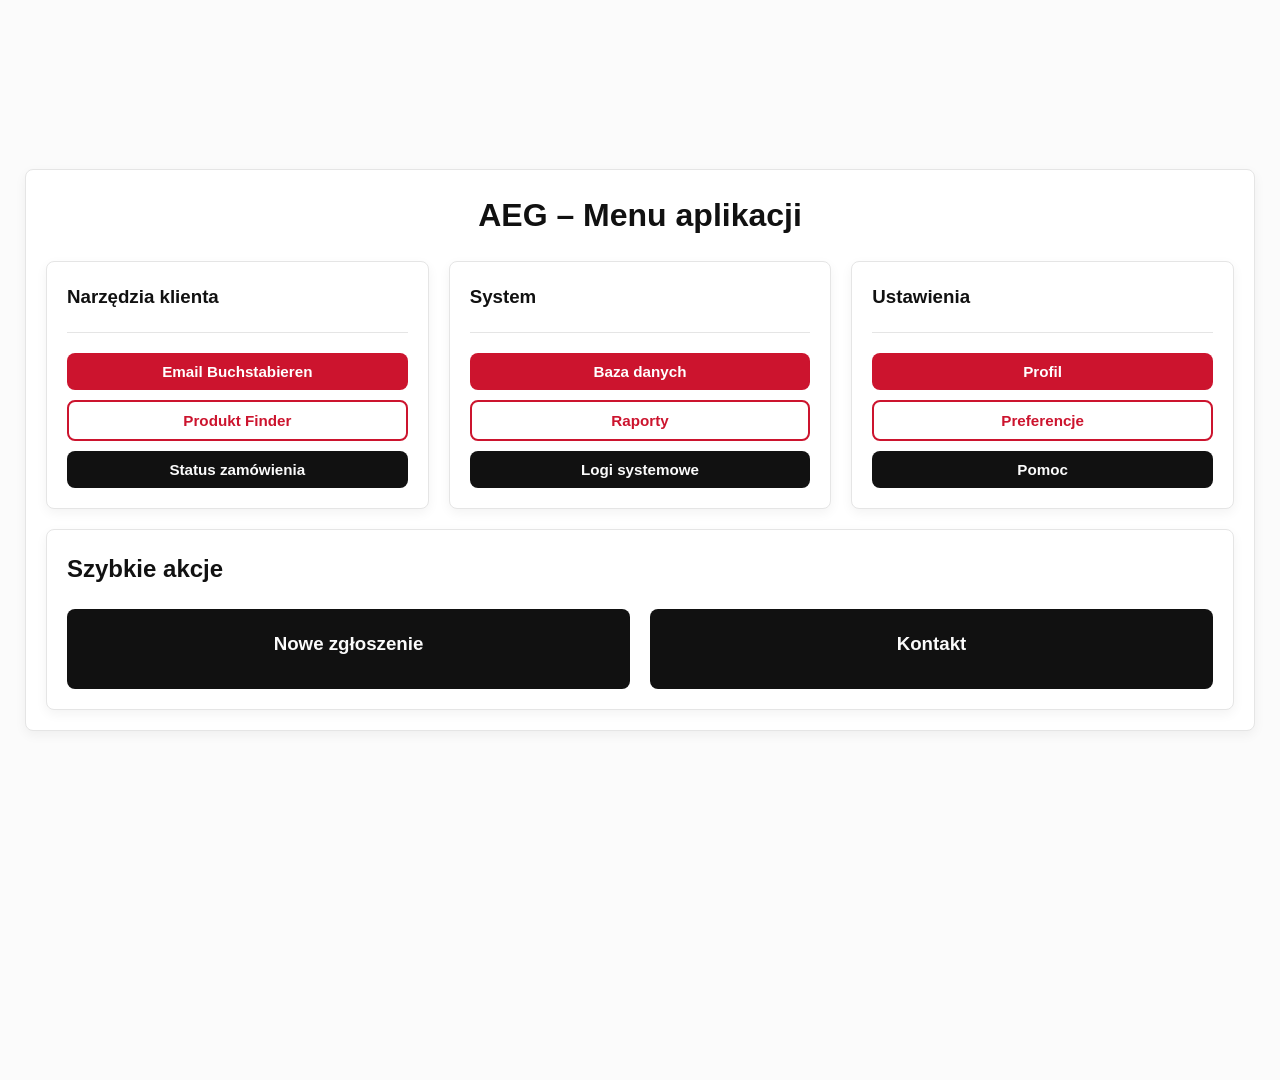
<file: index.html>
<!DOCTYPE html>
<html lang="de">
<head>
  <meta charset="UTF-8">
  <title>AEG – Menu aplikacji</title>
  <link rel="stylesheet" href="aeg-theme.css">
</head>

<body>

<div class="app">
  <div class="layout" style="
    grid-template-columns: 1fr;
    justify-items: center;
    align-items: center;
    height: 100vh;
  ">

    <div class="main" style="width: 100%; display: flex; justify-content: center;">

      <!-- GŁÓWNY CONTAINER -->
      <div class="container-card" style="width: 1400px;">

        <h1 class="text-center">AEG – Menu aplikacji</h1>

        <!-- ===== SEKCJE ===== -->
        <div class="grid grid-3 mt-20">

          <!-- SEKCJA 1 -->
          <div class="container-card">
            <h3>Narzędzia klienta</h3>
            <div class="divider"></div>

            <a href="email-tool.html" target="_blank">
              <button class="btn btn-primary" style="width: 100%; margin-bottom: 10px;">
                Email Buchstabieren
              </button>
            </a>

            <a href="product-finder.html" target="_blank">
              <button class="btn btn-outline" style="width: 100%; margin-bottom: 10px;">
                Produkt Finder
              </button>
            </a>

            <a href="order-check.html" target="_blank">
              <button class="btn btn-secondary" style="width: 100%;">
                Status zamówienia
              </button>
            </a>
          </div>

          <!-- SEKCJA 2 -->
          <div class="container-card">
            <h3>System</h3>
            <div class="divider"></div>

            <a href="database.html" target="_blank">
              <button class="btn btn-primary" style="width: 100%; margin-bottom: 10px;">
                Baza danych
              </button>
            </a>

            <a href="reports.html" target="_blank">
              <button class="btn btn-outline" style="width: 100%; margin-bottom: 10px;">
                Raporty
              </button>
            </a>

            <a href="logs.html" target="_blank">
              <button class="btn btn-secondary" style="width: 100%;">
                Logi systemowe
              </button>
            </a>
          </div>

          <!-- SEKCJA 3 -->
          <div class="container-card">
            <h3>Ustawienia</h3>
            <div class="divider"></div>

            <a href="profile.html" target="_blank">
              <button class="btn btn-primary" style="width: 100%; margin-bottom: 10px;">
                Profil
              </button>
            </a>

            <a href="preferences.html" target="_blank">
              <button class="btn btn-outline" style="width: 100%; margin-bottom: 10px;">
                Preferencje
              </button>
            </a>

            <a href="help.html" target="_blank">
              <button class="btn btn-secondary" style="width: 100%;">
                Pomoc
              </button>
            </a>
          </div>

        </div>

        <!-- ===== SZYBKIE AKCJE ===== -->
        <div class="container-card mt-20">

          <h2>Szybkie akcje</h2>

          <div class="grid grid-2 mt-20">

            <a href="new-ticket.html" target="_blank">
              <div class="container-dark text-center">
                <h3>Nowe zgłoszenie</h3>
              </div>
            </a>

            <a href="contact.html" target="_blank">
              <div class="container-dark text-center">
                <h3>Kontakt</h3>
              </div>
            </a>

          </div>

        </div>

      </div>

    </div>
  </div>
</div>

</body>
</html>
</file>
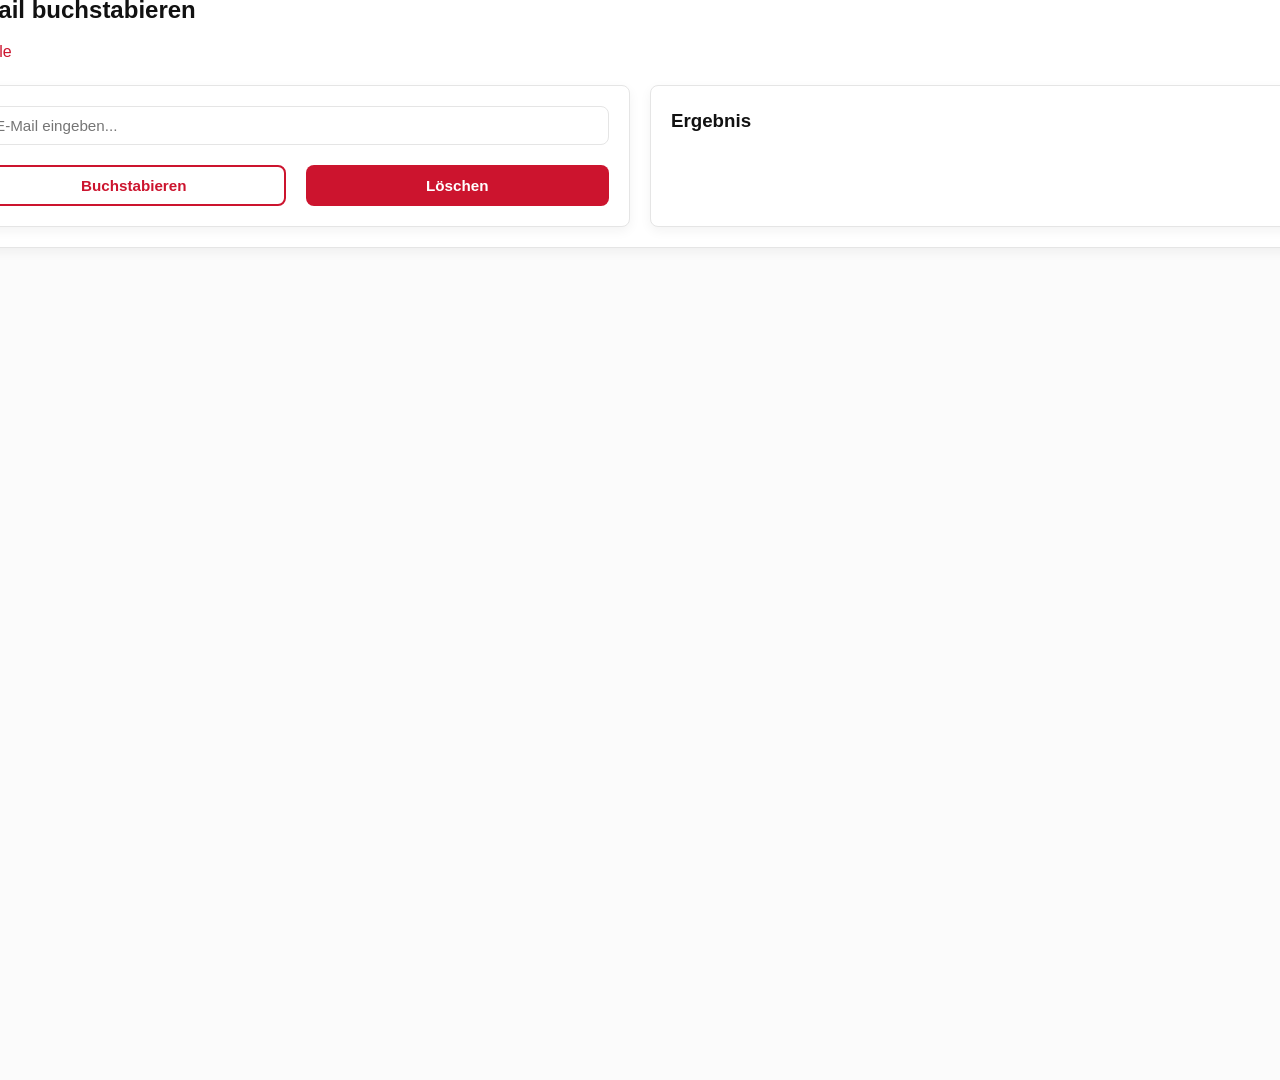
<file: buchstabieren.html>
<!DOCTYPE html>
<html lang="de">
<head>
  <meta charset="UTF-8">
  <title>Email Buchstabieren</title>
  <link rel="stylesheet" href="aeg-theme.css">
</head>
<body>

<div class="app">
  <div class="layout">

    <div class="container-card" 
         style="
           width: 1400px;
           border-radius: 12px;
		   margin-top: calc((100vw - 1400px) / 4);
           margin-left: calc((100vw - 1400px) / 2);
           margin-right: calc((100vw - 1400px) / 2);
		   margin-bottom: calc(100vh * 2);
         ">
      <h2>Email buchstabieren</h2>

      <a href="#" onclick="openModal()">Tabelle</a>

      <div class="grid grid-2 mt-20">
        <!-- INPUT -->
        <div class="container-card">
          <input type="text" id="emailInput" placeholder="E-Mail eingeben...">
          
          <div class="grid grid-2 mt-20">
            <button class="btn btn-outline" onclick="spellEmail()">Buchstabieren</button>
            <button class="btn btn-primary" onclick="clearAll()">Löschen</button>
          </div>
        </div>

        <!-- RESULT -->
        <div class="container-card">
          <h3>Ergebnis</h3>
			<div id="result" class="mt-20" style="max-height: 500px; overflow-y: auto;"></div>
        </div>
      </div>
    </div>

  </div>
</div>

<!-- MODAL -->
<div id="modalBox" class="modal hidden">
  <div class="modal-content" style="max-width: 900px;">
    <h3>Buchstabiertabelle</h3>

    <div class="grid grid-2 mt-20">
      <!-- LEFT HALF A-M -->
      <table class="table">
        <tr><th>Zeichen</th><th>Aussprache</th></tr>
        <tr><td>A</td><td>Anton</td></tr>
        <tr><td>B</td><td>Berta</td></tr>
        <tr><td>C</td><td>Cäsar</td></tr>
        <tr><td>D</td><td>Dora</td></tr>
        <tr><td>E</td><td>Emil</td></tr>
        <tr><td>F</td><td>Friedrich</td></tr>
        <tr><td>G</td><td>Gustav</td></tr>
        <tr><td>H</td><td>Heinrich</td></tr>
        <tr><td>I</td><td>Ida</td></tr>
        <tr><td>J</td><td>Julius</td></tr>
        <tr><td>K</td><td>Kaufmann</td></tr>
        <tr><td>L</td><td>Ludwig</td></tr>
        <tr><td>M</td><td>Martha</td></tr>
      </table>

      <!-- RIGHT HALF N-Z -->
      <table class="table">
        <tr><th>Zeichen</th><th>Aussprache</th></tr>
        <tr><td>N</td><td>Nordpol</td></tr>
        <tr><td>O</td><td>Otto</td></tr>
        <tr><td>P</td><td>Paula</td></tr>
        <tr><td>Q</td><td>Quelle</td></tr>
        <tr><td>R</td><td>Richard</td></tr>
        <tr><td>S</td><td>Samuel</td></tr>
        <tr><td>T</td><td>Theodor</td></tr>
        <tr><td>U</td><td>Ulrich</td></tr>
        <tr><td>V</td><td>Viktor</td></tr>
        <tr><td>W</td><td>Wilhelm</td></tr>
        <tr><td>X</td><td>Xanthippe</td></tr>
        <tr><td>Y</td><td>Ypsilon</td></tr>
        <tr><td>Z</td><td>Zeppelin</td></tr>
      </table>
    </div>

    <button class="btn btn-secondary mt-20" onclick="closeModal()">Schließen</button>
  </div>
</div>

<style>
html, body {
  height: 100%;
  margin: 0;
  overflow: hidden;
}
</style>

<script>
const buchstabiertabelle = {
  a: "Anton", b: "Berta", c: "Cäsar", d: "Dora", e: "Emil",
  f: "Friedrich", g: "Gustav", h: "Heinrich", i: "Ida", j: "Julius",
  k: "Kaufmann", l: "Ludwig", m: "Martha", n: "Nordpol", o: "Otto",
  p: "Paula", q: "Quelle", r: "Richard", s: "Samuel", t: "Theodor",
  u: "Ulrich", v: "Viktor", w: "Wilhelm", x: "Xanthippe", y: "Ypsilon",
  z: "Zeppelin",
  ä: "Ärger", ö: "Ökonom", ü: "Übermut", ß: "Eszett",
  0: "Null", 1: "Eins", 2: "Zwei", 3: "Drei", 4: "Vier",
  5: "Fünf", 6: "Sechs", 7: "Sieben", 8: "Acht", 9: "Neun",
  ".": "Punkt",
  "-": "Bindestrich",
  "_": "Unterstrich",
  "@": "At"
};

function spellEmail() {
  const input = document.getElementById("emailInput").value.toLowerCase();
  const resultDiv = document.getElementById("result");

  let output = "";

  for (let char of input) {
    let pronunciation = buchstabiertabelle[char] || "(unbekannt)";
    output += `<div><strong>${char}</strong> → ${pronunciation}</div>`;
  }

  resultDiv.innerHTML = output;
}

function clearAll() {
  const input = document.getElementById("emailInput");
  const resultDiv = document.getElementById("result");

  input.value = "";
  resultDiv.innerHTML = "";
  input.focus();
}

function openModal() {
  document.getElementById('modalBox').classList.remove('hidden');
}

function closeModal() {
  document.getElementById('modalBox').classList.add('hidden');
}
</script>

</body>
</html>
</file>
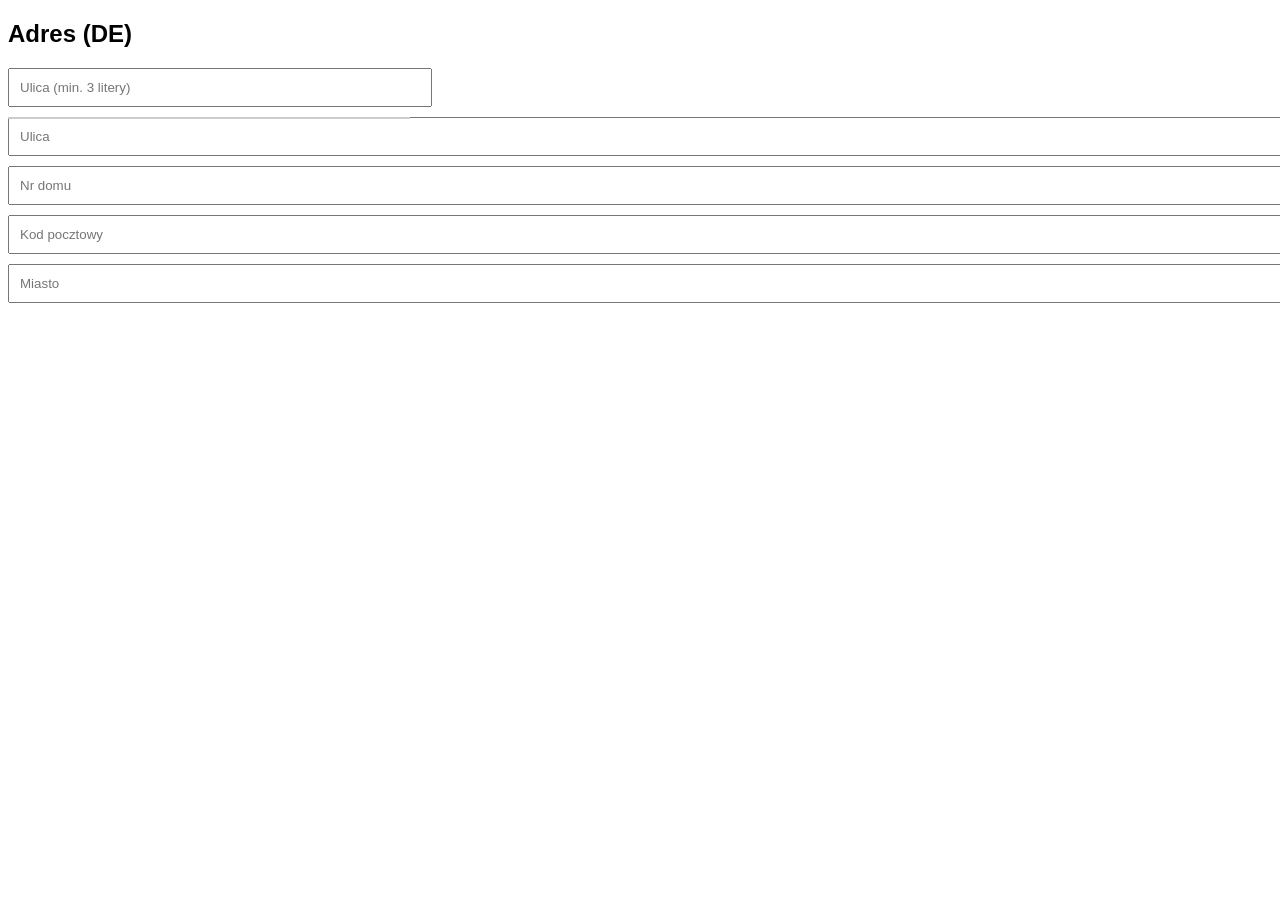
<file: geo.html>
<!DOCTYPE html>
<html>
<head>
<meta charset="UTF-8">
<title>Autocomplete ulic DE</title>

<style>
body { font-family: Arial; }

#wrapper {
  position: relative;
  width: 400px;
}

input {
  width: 100%;
  padding: 10px;
  margin-bottom: 10px;
}

#suggestions {
  position: absolute;
  width: 100%;
  border: 1px solid #ccc;
  background: white;
  max-height: 200px;
  overflow-y: auto;
  z-index: 1000;
}

.item {
  padding: 8px;
  cursor: pointer;
}

.item:hover {
  background: #eee;
}
</style>
</head>

<body>

<h2>Adres (DE)</h2>

<div id="wrapper">
  <input id="streetInput" placeholder="Ulica (min. 3 litery)" autocomplete="off">
  <div id="suggestions"></div>
</div>

<input id="street" placeholder="Ulica">
<input id="house" placeholder="Nr domu">
<input id="plz" placeholder="Kod pocztowy">
<input id="city" placeholder="Miasto">

<script>
let timeout = null;

const input = document.getElementById("streetInput");
const container = document.getElementById("suggestions");

input.addEventListener("input", () => {
  clearTimeout(timeout);

  const query = input.value.trim();

  if (query.length < 3) {
    container.innerHTML = "";
    return;
  }

  timeout = setTimeout(() => fetchSuggestions(query), 300);
});

async function fetchSuggestions(query) {

  const url = `https://nominatim.openstreetmap.org/search?format=json&addressdetails=1&limit=10&countrycodes=de&q=${encodeURIComponent(query)}`;

  const res = await fetch(url, {
    headers: { "User-Agent": "street-autocomplete" }
  });

  const data = await res.json();

  // 🔥 filtr tylko ulic zaczynających się od query
  const filtered = data.filter(place => {
    if (!place.address || !place.address.road) return false;

    const street = place.address.road.toLowerCase();
    return street.startsWith(query.toLowerCase());
  });

  render(filtered);
}

function render(data) {
  container.innerHTML = "";

  data.forEach(place => {
    const div = document.createElement("div");
    div.className = "item";

    const street = place.address.road || "";
    const city = place.address.city || place.address.town || "";
    const plz = place.address.postcode || "";

    div.innerText = `${street}, ${plz} ${city}`;

    div.onclick = () => selectAddress(place);

    container.appendChild(div);
  });
}

function selectAddress(place) {
  const addr = place.address;

  document.getElementById("street").value = addr.road || "";
  document.getElementById("house").value = addr.house_number || "";
  document.getElementById("plz").value = addr.postcode || "";
  document.getElementById("city").value = addr.city || addr.town || "";

  input.value = addr.road || "";
  container.innerHTML = "";
}

// zamknięcie dropdown
document.addEventListener("click", (e) => {
  if (!document.getElementById("wrapper").contains(e.target)) {
    container.innerHTML = "";
  }
});
</script>

</body>
</html>
</file>
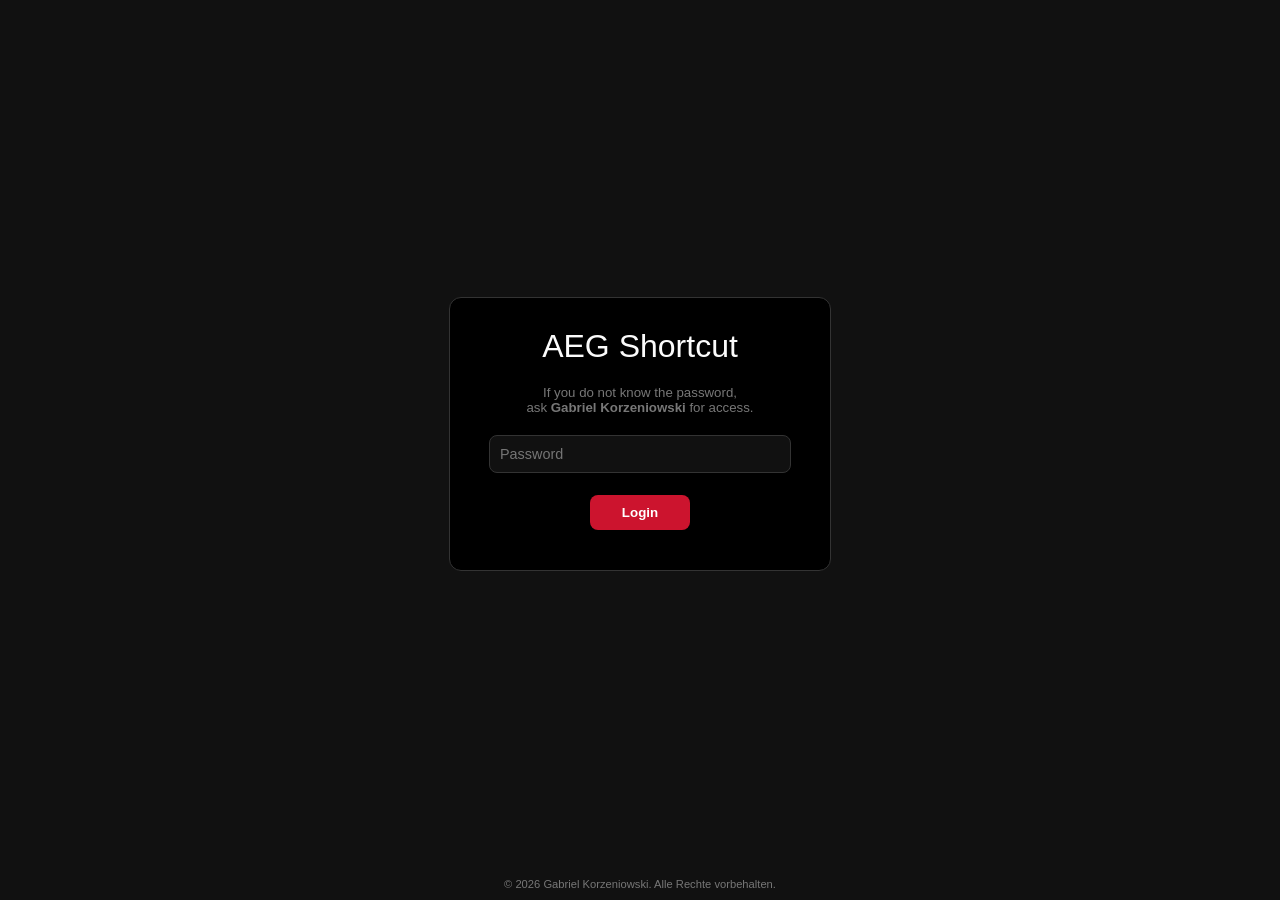
<file: login.html>
<!DOCTYPE html>
<html lang="pl">
<head>
<meta charset="UTF-8">
<title>Logowanie</title>

<script src="auth.js"></script>

<style>
body {
  margin: 0;
  font-family: "Segoe UI", Arial, sans-serif;
  background: #111111;
  color: #fbfbfb;
  display: flex;
  flex-direction: column;
  height: 100vh;
}

/* ===== MAIN ===== */
.main {
  flex: 1;
  display: flex;
  justify-content: center;
  align-items: center;
}

/* ===== CARD (CZARNY ZAOKRĄGLONY DIV) ===== */
.box {
  width: 320px;
  padding: 30px;
  background: #000000;
  border: 1px solid #333333;
  border-radius: 12px;
  text-align: center;
}

/* ===== TITLE ===== */
h1 {
  margin: 0;
  font-weight: 500;
}

h5 {
  margin-top: 5px;
  margin-bottom: 20px;
  font-weight: 300;
  color: #777777;
}

/* ===== INPUT ===== */
input {
  width: 280px;
  padding: 10px;
  margin-bottom: 12px;

  background: #111111;
  border: 1px solid #333333;
  border-radius: 8px;

  color: #fbfbfb;
  font-size: 0.9rem;
}

input:focus {
  outline: none;
  border-color: #cc142e;
}

/* ===== BUTTON ===== */
button {
  width: 100px;
  padding: 10px;
  margin-top: 10px;

  background: #cc142e;
  border: none;
  border-radius: 8px;

  color: white;
  font-weight: 600;
  cursor: pointer;

  transition: 0.2s;
}

button:hover {
  background: #d21d35;
}

/* ===== ERROR ===== */
.error {
  margin-top: 10px;
  font-size: 0.8rem;
  color: #cc142e;
}

/* ===== FOOTER ===== */
.footer {
  text-align: center;
  padding: 10px;
  font-size: 0.7rem;
  color: #777777;
}
</style>

</head>
<body>

<div class="main">

  <div class="box">
      <h1>AEG Shortcut</h1>
    <h5><br>If you do not know the password, <br>ask <b>Gabriel Korzeniowski</b> for access.</h5>

    <input type="password" id="password" placeholder="Password">

    <button onclick="login()">Login</button>

    <div id="error" class="error"></div>

  </div>
</div>

<div class="footer">
  © 2026 Gabriel Korzeniowski. Alle Rechte vorbehalten.
</div>

<script>
async function login() {
  const input = document.getElementById("password").value;
  const ok = await verifyPassword(input);

  if (ok) {
    setSession();
    window.location.href = "index.html";
  } else {
    document.getElementById("error").innerText = "Incorrect password";
  }
}
</script>

</body>
</html>
</file>
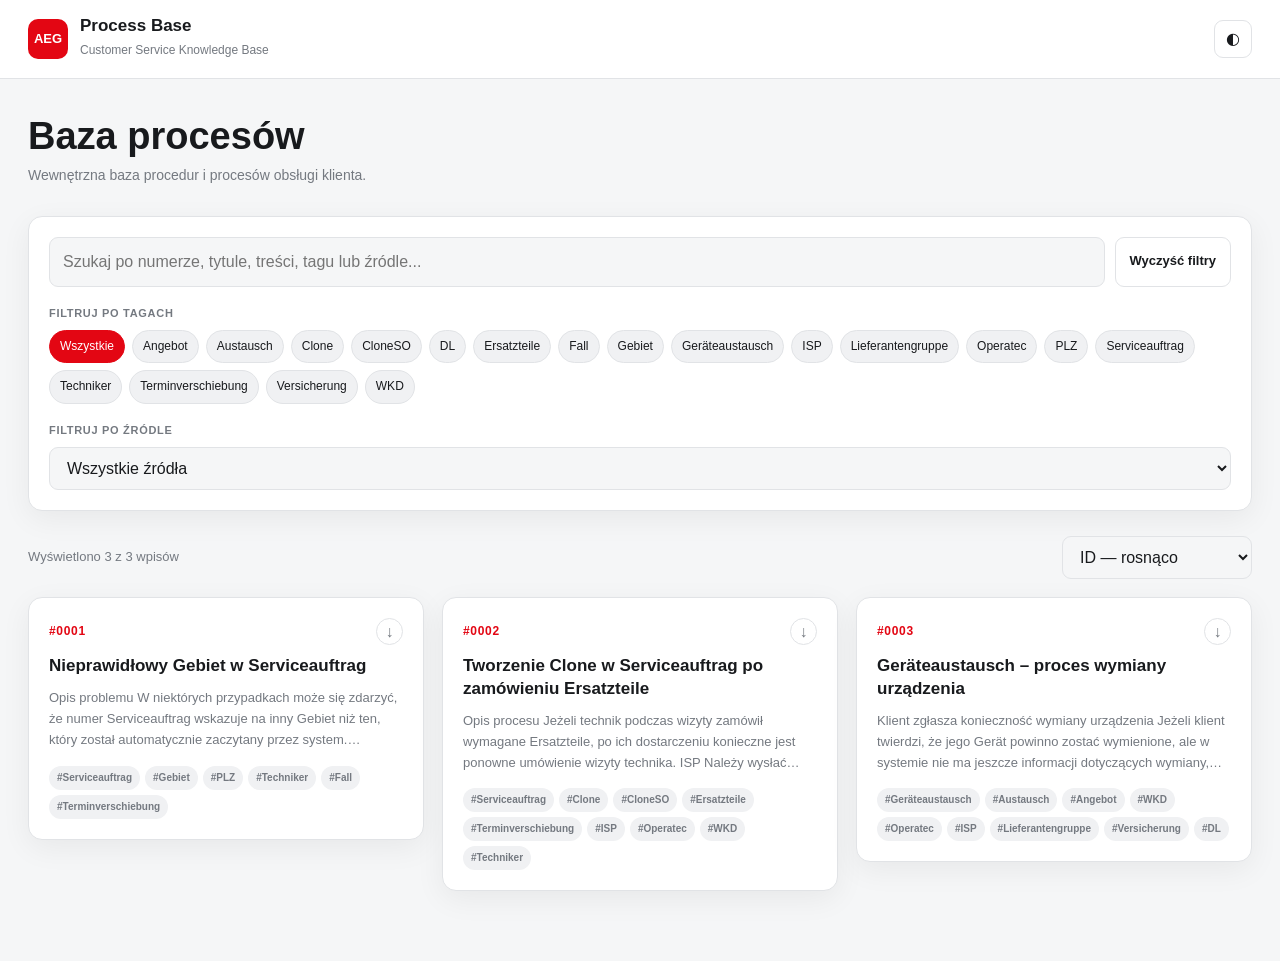
<file: nowy.html>
<!DOCTYPE html>
<html lang="pl">
<head>
    <meta charset="UTF-8">
    <meta name="viewport" content="width=device-width, initial-scale=1.0">

    <title>AEG Process Base</title>

    <style>

        :root {
            --bg: #f5f6f7;
            --surface: #ffffff;
            --surface-2: #f0f1f3;
            --border: #e1e3e6;
            --text: #181a1d;
            --muted: #747980;
            --accent: #e30613;
            --accent-light: #fff0f1;
            --shadow: 0 8px 30px rgba(0, 0, 0, .06);
            --radius: 14px;
        }

        [data-theme="dark"] {
            --bg: #111214;
            --surface: #1a1c20;
            --surface-2: #24262b;
            --border: #303238;
            --text: #f3f4f5;
            --muted: #9da1a9;
            --accent: #ff2634;
            --accent-light: rgba(227, 6, 19, .14);
            --shadow: 0 10px 35px rgba(0, 0, 0, .25);
        }

        * {
            box-sizing: border-box;
        }

        html {
            scroll-behavior: smooth;
        }

        body {
            margin: 0;
            background: var(--bg);
            color: var(--text);
            font-family:
                -apple-system,
                BlinkMacSystemFont,
                "Segoe UI",
                Roboto,
                Arial,
                sans-serif;
            line-height: 1.6;
        }

        button,
        input,
        select {
            font: inherit;
        }

        button {
            cursor: pointer;
        }

        /* HEADER */

        header {
            position: sticky;
            top: 0;
            z-index: 100;
            background: var(--surface);
            border-bottom: 1px solid var(--border);
        }

        .header-inner {
            max-width: 1500px;
            margin: auto;
            padding: 16px 28px;

            display: flex;
            align-items: center;
            justify-content: space-between;
        }

        .brand {
            display: flex;
            align-items: center;
            gap: 12px;
        }

        .brand-mark {
            width: 40px;
            height: 40px;

            display: grid;
            place-items: center;

            background: var(--accent);
            color: white;

            border-radius: 10px;

            font-size: 13px;
            font-weight: 800;
        }

        .brand-text h1 {
            margin: 0;
            font-size: 17px;
            line-height: 1.2;
        }

        .brand-text span {
            color: var(--muted);
            font-size: 12px;
        }

        .icon-btn {
            width: 38px;
            height: 38px;

            display: grid;
            place-items: center;

            border: 1px solid var(--border);
            border-radius: 9px;

            background: var(--surface);
            color: var(--text);
        }

        /* MAIN */

        main {
            max-width: 1500px;
            margin: auto;
            padding: 36px 28px 70px;
        }

        .page-intro {
            margin-bottom: 30px;
        }

        .page-intro h2 {
            margin: 0 0 5px;

            font-size: clamp(26px, 3vw, 38px);
            line-height: 1.15;
        }

        .page-intro p {
            margin: 0;

            color: var(--muted);
            font-size: 14px;
        }

        /* FILTRY */

        .filters {
            margin-bottom: 25px;
            padding: 20px;

            background: var(--surface);

            border: 1px solid var(--border);
            border-radius: var(--radius);

            box-shadow: var(--shadow);
        }

        .search-row {
            display: grid;
            grid-template-columns: 1fr auto;
            gap: 10px;
        }

        .input {
            width: 100%;

            padding: 11px 13px;

            background: var(--bg);
            color: var(--text);

            border: 1px solid var(--border);
            border-radius: 9px;

            outline: none;
        }

        .input:focus {
            border-color: var(--accent);
            box-shadow: 0 0 0 3px var(--accent-light);
        }

        .btn {
            padding: 9px 14px;

            background: var(--surface);
            color: var(--text);

            border: 1px solid var(--border);
            border-radius: 9px;

            font-size: 13px;
            font-weight: 650;
        }

        .btn:hover {
            background: var(--surface-2);
        }

        .filter-section {
            margin-top: 18px;
        }

        .filter-label {
            display: block;

            margin-bottom: 8px;

            color: var(--muted);

            font-size: 11px;
            font-weight: 750;

            text-transform: uppercase;
            letter-spacing: .7px;
        }

        .tags {
            display: flex;
            flex-wrap: wrap;
            gap: 7px;
        }

        .tag-filter {
            padding: 6px 10px;

            background: var(--surface-2);
            color: var(--text);

            border: 1px solid var(--border);
            border-radius: 999px;

            font-size: 12px;
        }

        .tag-filter:hover {
            border-color: var(--accent);
        }

        .tag-filter.active {
            background: var(--accent);
            color: white;
            border-color: var(--accent);
        }

        /* TOOLBAR */

        .toolbar {
            display: flex;
            align-items: center;
            justify-content: space-between;

            margin-bottom: 18px;
        }

        .result-count {
            color: var(--muted);
            font-size: 13px;
        }

        .sort-select {
            width: 190px;
        }

        /* KARTY */

        .entries-grid {
            display: grid;
            grid-template-columns: repeat(3, minmax(0, 1fr));
            gap: 18px;

            align-items: start;
        }

        .entry-card {
            overflow: hidden;

            background: var(--surface);

            border: 1px solid var(--border);
            border-radius: var(--radius);

            box-shadow: var(--shadow);
        }

        .entry-card.expanded {
            border-color: var(--accent);
        }

        .entry-head {
            padding: 20px;
            cursor: pointer;
        }

        .entry-top {
            display: flex;
            align-items: center;
            justify-content: space-between;

            margin-bottom: 10px;
        }

        .entry-id {
            color: var(--accent);

            font-size: 12px;
            font-weight: 800;
            letter-spacing: .7px;
        }

        .expand-icon {
            width: 27px;
            height: 27px;

            display: grid;
            place-items: center;

            border: 1px solid var(--border);
            border-radius: 50%;

            color: var(--muted);
        }

        .entry-card.expanded .expand-icon {
            transform: rotate(180deg);

            color: var(--accent);
            border-color: var(--accent);
        }

        .entry-title {
            margin: 0 0 10px;

            font-size: 17px;
            line-height: 1.35;
        }

        .entry-preview {
            margin: 0;

            color: var(--muted);

            font-size: 13px;

            display: -webkit-box;
            -webkit-line-clamp: 3;
            -webkit-box-orient: vertical;

            overflow: hidden;
        }

        .entry-tags {
            display: flex;
            flex-wrap: wrap;
            gap: 5px;

            margin-top: 15px;
        }

        .tag {
            padding: 4px 8px;

            background: var(--surface-2);
            color: var(--muted);

            border: 0;
            border-radius: 999px;

            font-size: 10px;
            font-weight: 650;
        }

        .tag:hover {
            color: var(--accent);
        }

        /* SZCZEGÓŁY */

        .entry-details {
            display: none;

            padding: 20px;

            border-top: 1px solid var(--border);
        }

        .entry-card.expanded .entry-details {
            display: block;
        }

        .entry-content {
            font-size: 14px;
            line-height: 1.75;
        }

        .entry-content h3 {
            margin-top: 20px;
            margin-bottom: 8px;
        }

        .entry-content h3:first-child {
            margin-top: 0;
        }

        .entry-content h4 {
            margin-top: 18px;
            margin-bottom: 7px;
        }

        .entry-content ul,
        .entry-content ol {
            padding-left: 22px;
        }

        .entry-content li {
            margin-bottom: 5px;
        }

        .entry-content table {
            width: 100%;
            border-collapse: collapse;
            margin: 15px 0;
        }

        .entry-content th,
        .entry-content td {
            padding: 8px;

            border: 1px solid var(--border);

            text-align: left;
        }

        .entry-source {
            margin-top: 22px;
            padding-top: 15px;

            border-top: 1px solid var(--border);

            color: var(--muted);
            font-size: 12px;
        }

        .entry-source strong {
            color: var(--text);
        }

        .entry-actions {
            display: flex;
            gap: 8px;

            margin-top: 18px;
        }

        /* BRAK WYNIKÓW */

        .empty-state {
            grid-column: 1 / -1;

            padding: 70px 20px;

            text-align: center;

            background: var(--surface);

            border: 1px dashed var(--border);
            border-radius: var(--radius);
        }

        .empty-icon {
            margin-bottom: 10px;
            font-size: 35px;
        }

        .empty-state h3 {
            margin: 0 0 5px;
        }

        .empty-state p {
            margin: 0;

            color: var(--muted);
            font-size: 13px;
        }

        /* TOAST */

        .toast-container {
            position: fixed;
            right: 22px;
            bottom: 22px;

            z-index: 1000;

            display: flex;
            flex-direction: column;
            gap: 8px;
        }

        .toast {
            padding: 11px 15px;

            background: var(--text);
            color: var(--surface);

            border-radius: 9px;

            font-size: 13px;
        }

        /* RESPONSIVE */

        @media (max-width: 1100px) {

            .entries-grid {
                grid-template-columns: repeat(2, minmax(0, 1fr));
            }

        }

        @media (max-width: 700px) {

            .header-inner {
                padding: 14px 16px;
            }

            .brand-text span {
                display: none;
            }

            main {
                padding: 25px 16px 50px;
            }

            .entries-grid {
                grid-template-columns: 1fr;
            }

            .search-row {
                grid-template-columns: 1fr;
            }

            .toolbar {
                flex-direction: column;
                align-items: stretch;
                gap: 10px;
            }

            .sort-select {
                width: 100%;
            }

            .toast-container {
                right: 16px;
                bottom: 16px;
                left: 16px;
            }

        }

    </style>
</head>

<body>

<header>

    <div class="header-inner">

        <div class="brand">

            <div class="brand-mark">
                AEG
            </div>

            <div class="brand-text">

                <h1>
                    Process Base
                </h1>

                <span>
                    Customer Service Knowledge Base
                </span>

            </div>

        </div>

        <button
            id="themeButton"
            class="icon-btn"
            type="button"
            title="Zmień motyw">

            ◐

        </button>

    </div>

</header>


<main>

    <section class="page-intro">

        <h2>
            Baza procesów
        </h2>

        <p>
            Wewnętrzna baza procedur i procesów obsługi klienta.
        </p>

    </section>


    <section class="filters">

        <div class="search-row">

            <input
                id="searchInput"
                class="input"
                type="search"
                placeholder="Szukaj po numerze, tytule, treści, tagu lub źródle..."
                autocomplete="off"
            >

            <button
                id="clearButton"
                class="btn"
                type="button">

                Wyczyść filtry

            </button>

        </div>


        <div class="filter-section">

            <span class="filter-label">
                Filtruj po tagach
            </span>

            <div
                id="tagFilters"
                class="tags">
            </div>

        </div>


        <div class="filter-section">

            <span class="filter-label">
                Filtruj po źródle
            </span>

            <select
                id="sourceFilter"
                class="input">

                <option value="">
                    Wszystkie źródła
                </option>

            </select>

        </div>

    </section>


    <div class="toolbar">

        <div
            id="resultCount"
            class="result-count">
        </div>

        <select
            id="sortSelect"
            class="input sort-select">

            <option value="id-asc">
                ID — rosnąco
            </option>

            <option value="id-desc">
                ID — malejąco
            </option>

            <option value="title-asc">
                Tytuł — A-Z
            </option>

            <option value="title-desc">
                Tytuł — Z-A
            </option>

        </select>

    </div>


    <section
        id="entriesGrid"
        class="entries-grid">
    </section>

</main>


<div
    id="toastContainer"
    class="toast-container">
</div>


<!--
    NAJPIERW ŁADUJEMY BAZĘ WPISÓW.
    Zmienna ENTRIES znajduje się w pliku entries.js.
-->

<script src="entries.js"></script>


<script>

    /* =========================================================
       DOM
    ========================================================= */

    const searchInput =
        document.getElementById("searchInput");

    const sourceFilter =
        document.getElementById("sourceFilter");

    const sortSelect =
        document.getElementById("sortSelect");

    const entriesGrid =
        document.getElementById("entriesGrid");

    const tagFilters =
        document.getElementById("tagFilters");

    const resultCount =
        document.getElementById("resultCount");

    const clearButton =
        document.getElementById("clearButton");

    const themeButton =
        document.getElementById("themeButton");

    const toastContainer =
        document.getElementById("toastContainer");


    /* =========================================================
       STAN APLIKACJI
    ========================================================= */

    let selectedTags = [];

    let expandedEntries = [];


    /* =========================================================
       DOM READY
    ========================================================= */

    document.addEventListener(
        "DOMContentLoaded",
        () => {

            loadTheme();

            renderTags();

            renderSources();

            renderEntries();

        }
    );


    /* =========================================================
       EVENTY
    ========================================================= */

    searchInput.addEventListener(
        "input",
        renderEntries
    );


    sourceFilter.addEventListener(
        "change",
        renderEntries
    );


    sortSelect.addEventListener(
        "change",
        renderEntries
    );


    clearButton.addEventListener(
        "click",
        clearFilters
    );


    themeButton.addEventListener(
        "click",
        toggleTheme
    );


    /* =========================================================
       TAGI
    ========================================================= */

    function getAllTags() {

        const tags = [];

        ENTRIES.forEach(
            entry => {

                entry.tags.forEach(
                    tag => {

                        if (
                            !tags.includes(tag)
                        ) {

                            tags.push(tag);

                        }

                    }
                );

            }
        );


        return tags.sort(
            (a, b) =>
                a.localeCompare(
                    b,
                    "pl"
                )
        );

    }


    function renderTags() {

        tagFilters.innerHTML = "";


        const allButton =
            document.createElement("button");


        allButton.className =
            "tag-filter";


        if (
            selectedTags.length === 0
        ) {

            allButton.classList.add(
                "active"
            );

        }


        allButton.textContent =
            "Wszystkie";


        allButton.addEventListener(
            "click",
            () => {

                selectedTags = [];

                renderTags();

                renderEntries();

            }
        );


        tagFilters.appendChild(
            allButton
        );


        getAllTags().forEach(
            tag => {

                const button =
                    document.createElement("button");


                button.className =
                    "tag-filter";


                if (
                    selectedTags.includes(tag)
                ) {

                    button.classList.add(
                        "active"
                    );

                }


                button.textContent =
                    tag;


                button.addEventListener(
                    "click",
                    () => {

                        toggleTag(tag);

                    }
                );


                tagFilters.appendChild(
                    button
                );

            }
        );

    }


    function toggleTag(tag) {

        if (
            selectedTags.includes(tag)
        ) {

            selectedTags =
                selectedTags.filter(
                    item =>
                        item !== tag
                );

        }

        else {

            selectedTags.push(tag);

        }


        renderTags();

        renderEntries();

    }


    /* =========================================================
       ŹRÓDŁA
    ========================================================= */

    function renderSources() {

        const sources = [];


        ENTRIES.forEach(
            entry => {

                if (
                    entry.source &&
                    !sources.includes(
                        entry.source
                    )
                ) {

                    sources.push(
                        entry.source
                    );

                }

            }
        );


        sources.sort(
            (a, b) =>
                a.localeCompare(
                    b,
                    "pl"
                )
        );


        sourceFilter.innerHTML = `

            <option value="">
                Wszystkie źródła
            </option>

        `;


        sources.forEach(
            source => {

                const option =
                    document.createElement(
                        "option"
                    );


                option.value =
                    source;


                option.textContent =
                    source;


                sourceFilter.appendChild(
                    option
                );

            }
        );

    }


    /* =========================================================
       FILTROWANIE
    ========================================================= */

    function getFilteredEntries() {

        const search =
            searchInput.value
                .trim()
                .toLowerCase();


        const source =
            sourceFilter.value;


        return ENTRIES.filter(
            entry => {

                const text = [

                    entry.id,

                    entry.title,

                    entry.source,

                    entry.content
                        .replace(
                            /<[^>]+>/g,
                            " "
                        ),

                    ...entry.tags

                ]
                .join(" ")
                .toLowerCase();


                const matchesSearch =

                    search === "" ||

                    text.includes(
                        search
                    );


                const matchesTags =

                    selectedTags.length === 0 ||

                    selectedTags.every(
                        tag =>
                            entry.tags.includes(
                                tag
                            )
                    );


                const matchesSource =

                    source === "" ||

                    entry.source === source;


                return (

                    matchesSearch &&

                    matchesTags &&

                    matchesSource

                );

            }
        );

    }


    /* =========================================================
       SORTOWANIE
    ========================================================= */

    function sortEntries(entries) {

        const sort =
            sortSelect.value;


        return entries.sort(
            (a, b) => {

                if (
                    sort === "id-asc"
                ) {

                    return Number(a.id)
                        -
                        Number(b.id);

                }


                if (
                    sort === "id-desc"
                ) {

                    return Number(b.id)
                        -
                        Number(a.id);

                }


                if (
                    sort === "title-asc"
                ) {

                    return a.title.localeCompare(
                        b.title,
                        "pl"
                    );

                }


                if (
                    sort === "title-desc"
                ) {

                    return b.title.localeCompare(
                        a.title,
                        "pl"
                    );

                }


                return 0;

            }
        );

    }


    /* =========================================================
       RENDEROWANIE WPISÓW
    ========================================================= */

    function renderEntries() {

        let entries =
            getFilteredEntries();


        entries =
            sortEntries(
                entries
            );


        resultCount.textContent =
            `Wyświetlono ${entries.length} z ${ENTRIES.length} wpisów`;


        entriesGrid.innerHTML =
            "";


        if (
            entries.length === 0
        ) {

            showEmptyState();

            return;

        }


        entries.forEach(
            entry => {

                const card =
                    createCard(
                        entry
                    );


                entriesGrid.appendChild(
                    card
                );

            }
        );

    }


    /* =========================================================
       TWORZENIE KARTY
    ========================================================= */

    function createCard(entry) {

        const card =
            document.createElement(
                "article"
            );


        card.className =
            "entry-card";


        if (
            expandedEntries.includes(
                entry.id
            )
        ) {

            card.classList.add(
                "expanded"
            );

        }


        const head =
            document.createElement(
                "div"
            );


        head.className =
            "entry-head";


        head.addEventListener(
            "click",
            () => {

                toggleEntry(
                    entry.id
                );

            }
        );


        const top =
            document.createElement(
                "div"
            );


        top.className =
            "entry-top";


        const id =
            document.createElement(
                "span"
            );


        id.className =
            "entry-id";


        id.textContent =
            `#${entry.id}`;


        const icon =
            document.createElement(
                "span"
            );


        icon.className =
            "expand-icon";


        icon.textContent =
            "↓";


        top.appendChild(
            id
        );


        top.appendChild(
            icon
        );


        const title =
            document.createElement(
                "h3"
            );


        title.className =
            "entry-title";


        title.textContent =
            entry.title;


        const preview =
            document.createElement(
                "p"
            );


        preview.className =
            "entry-preview";


        preview.textContent =
            getPreview(
                entry.content
            );


        const tags =
            document.createElement(
                "div"
            );


        tags.className =
            "entry-tags";


        entry.tags.forEach(
            tag => {

                const button =
                    document.createElement(
                        "button"
                    );


                button.className =
                    "tag";


                button.textContent =
                    `#${tag}`;


                button.addEventListener(
                    "click",
                    event => {

                        event.stopPropagation();


                        selectedTags =
                            [tag];


                        renderTags();

                        renderEntries();

                    }
                );


                tags.appendChild(
                    button
                );

            }
        );


        head.appendChild(
            top
        );


        head.appendChild(
            title
        );


        head.appendChild(
            preview
        );


        head.appendChild(
            tags
        );


        const details =
            document.createElement(
                "div"
            );


        details.className =
            "entry-details";


        const content =
            document.createElement(
                "div"
            );


        content.className =
            "entry-content";


        content.innerHTML =
            entry.content;


        details.appendChild(
            content
        );


        if (
            entry.source
        ) {

            const source =
                document.createElement(
                    "div"
                );


            source.className =
                "entry-source";


            source.innerHTML =
                `Źródło: <strong>${escapeHTML(entry.source)}</strong>`;


            details.appendChild(
                source
            );

        }


        const actions =
            document.createElement(
                "div"
            );


        actions.className =
            "entry-actions";


        const copyButton =
            document.createElement(
                "button"
            );


        copyButton.className =
            "btn";


        copyButton.textContent =
            "Kopiuj kod wpisu";


        copyButton.addEventListener(
            "click",
            event => {

                event.stopPropagation();


                copyEntry(
                    entry
                );

            }
        );


        actions.appendChild(
            copyButton
        );


        details.appendChild(
            actions
        );


        card.appendChild(
            head
        );


        card.appendChild(
            details
        );


        return card;

    }


    /* =========================================================
       ROZWIJANIE
    ========================================================= */

    function toggleEntry(id) {

        if (
            expandedEntries.includes(id)
        ) {

            expandedEntries =
                expandedEntries.filter(
                    item =>
                        item !== id
                );

        }

        else {

            expandedEntries.push(
                id
            );

        }


        renderEntries();

    }


    /* =========================================================
       PODGLĄD
    ========================================================= */

    function getPreview(html) {

        const div =
            document.createElement(
                "div"
            );


        div.innerHTML =
            html;


        return (
            div.textContent ||
            ""
        )
        .trim();

    }


    /* =========================================================
       BRAK WYNIKÓW
    ========================================================= */

    function showEmptyState() {

        entriesGrid.innerHTML = `

            <div class="empty-state">

                <div class="empty-icon">
                    🔎
                </div>

                <h3>
                    Nie znaleziono wpisów
                </h3>

                <p>
                    Zmień kryteria wyszukiwania
                    lub wyczyść filtry.
                </p>

            </div>

        `;

    }


    /* =========================================================
       WYCZYŚĆ FILTRY
    ========================================================= */

    function clearFilters() {

        searchInput.value =
            "";

        sourceFilter.value =
            "";

        selectedTags =
            [];


        renderTags();

        renderEntries();

    }


    /* =========================================================
       KOPIOWANIE WPISU
    ========================================================= */

    function copyEntry(entry) {

        const code = `{
    id: "${entry.id}",
    title: ${JSON.stringify(entry.title)},
    tags: ${JSON.stringify(entry.tags)},
    content: ${JSON.stringify(entry.content)},
    source: ${JSON.stringify(entry.source || "")}
}`;


        navigator.clipboard
            .writeText(
                code
            )
            .then(
                () => {

                    showToast(
                        "Kod wpisu skopiowany."
                    );

                }
            )
            .catch(
                () => {

                    showToast(
                        "Nie udało się skopiować kodu."
                    );

                }
            );

    }


    /* =========================================================
       MOTYW
    ========================================================= */

    function toggleTheme() {

        const current =
            document.documentElement
                .getAttribute(
                    "data-theme"
                );


        const newTheme =

            current === "dark"

            ? "light"

            : "dark";


        document.documentElement
            .setAttribute(
                "data-theme",
                newTheme
            );


        localStorage.setItem(
            "aeg_theme",
            newTheme
        );

    }


    function loadTheme() {

        const savedTheme =
            localStorage.getItem(
                "aeg_theme"
            );


        if (
            savedTheme
        ) {

            document.documentElement
                .setAttribute(
                    "data-theme",
                    savedTheme
                );

        }

    }


    /* =========================================================
       TOAST
    ========================================================= */

    function showToast(message) {

        const toast =
            document.createElement(
                "div"
            );


        toast.className =
            "toast";


        toast.textContent =
            message;


        toastContainer.appendChild(
            toast
        );


        setTimeout(
            () => {

                toast.remove();

            },
            2500
        );

    }


    /* =========================================================
       ESCAPE HTML
    ========================================================= */

    function escapeHTML(text) {

        const div =
            document.createElement(
                "div"
            );


        div.textContent =
            String(text);


        return div.innerHTML;

    }


    /* =========================================================
       SKRÓT /
    ========================================================= */

    document.addEventListener(
        "keydown",
        event => {

            if (
                event.key === "/" &&
                document.activeElement.tagName !== "INPUT" &&
                document.activeElement.tagName !== "TEXTAREA"
            ) {

                event.preventDefault();

                searchInput.focus();

            }

        }
    );

</script>

</body>
</html>
</file>
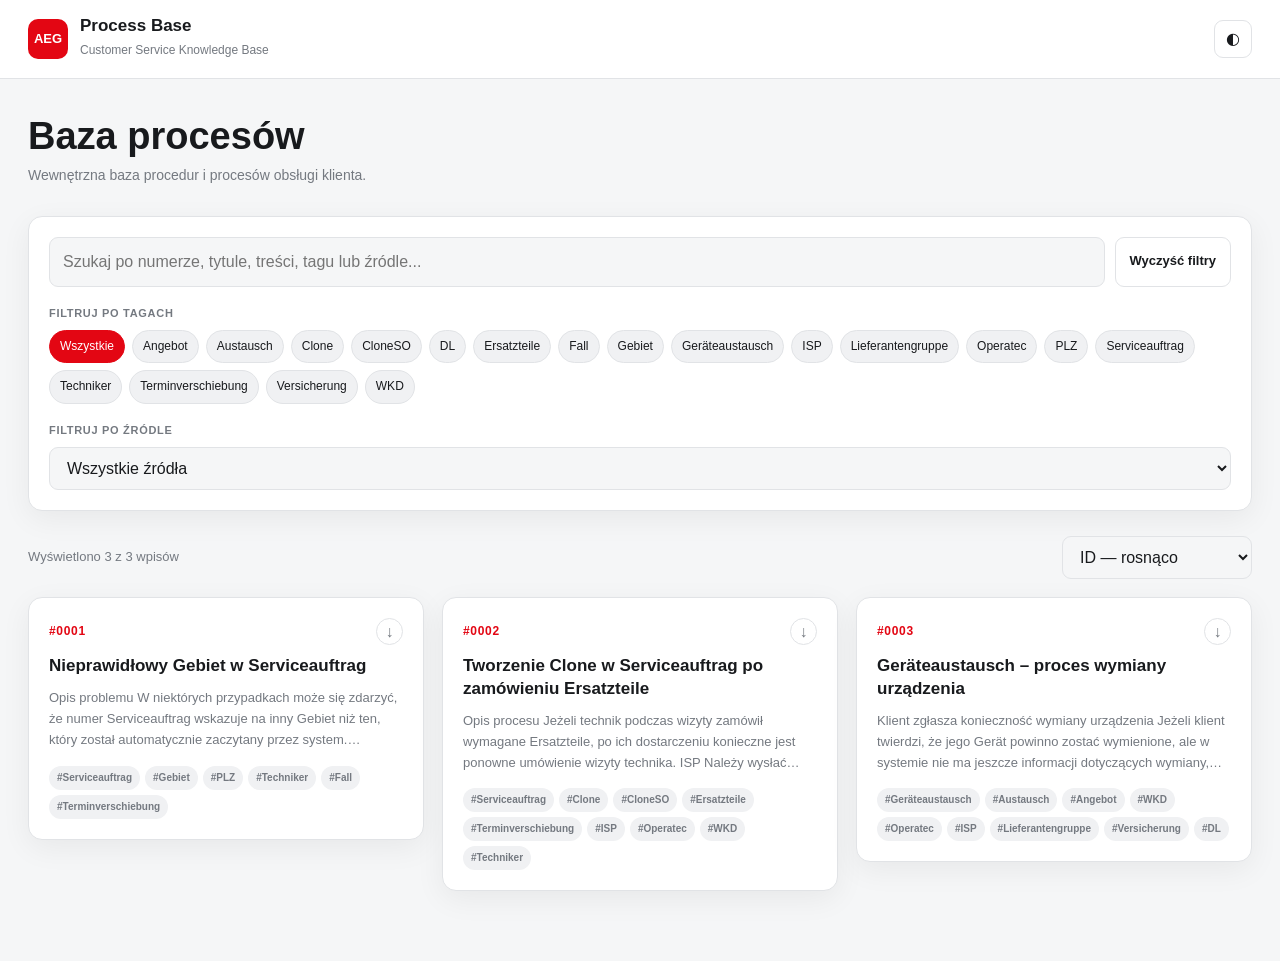
<file: proces.html>
<!DOCTYPE html>
<html lang="pl">
<head>
<meta charset="UTF-8">
<meta name="viewport" content="width=device-width, initial-scale=1.0">

<title>AEG Process Base</title>

<style>

:root {
    --bg: #f5f6f7;
    --surface: #ffffff;
    --surface-2: #f0f1f3;
    --border: #e1e3e6;
    --text: #181a1d;
    --muted: #747980;
    --accent: #e30613;
    --accent-light: #fff0f1;
    --shadow: 0 8px 30px rgba(0, 0, 0, .06);
    --radius: 14px;
}

[data-theme="dark"] {
    --bg: #111214;
    --surface: #1a1c20;
    --surface-2: #24262b;
    --border: #303238;
    --text: #f3f4f5;
    --muted: #9da1a9;
    --accent: #ff2634;
    --accent-light: rgba(227, 6, 19, .14);
    --shadow: 0 10px 35px rgba(0, 0, 0, .25);
}

* {
    box-sizing: border-box;
}

html {
    scroll-behavior: smooth;
}

body {
    margin: 0;
    background: var(--bg);
    color: var(--text);
    font-family:
        -apple-system,
        BlinkMacSystemFont,
        "Segoe UI",
        Roboto,
        Arial,
        sans-serif;
    line-height: 1.6;
}

button,
input,
select {
    font: inherit;
}

button {
    cursor: pointer;
}

/* HEADER */

header {
    position: sticky;
    top: 0;
    z-index: 100;
    background: var(--surface);
    border-bottom: 1px solid var(--border);
}

.header-inner {
    max-width: 1500px;
    margin: auto;
    padding: 16px 28px;

    display: flex;
    align-items: center;
    justify-content: space-between;
}

.brand {
    display: flex;
    align-items: center;
    gap: 12px;
}

.brand-mark {
    width: 40px;
    height: 40px;

    display: grid;
    place-items: center;

    background: var(--accent);
    color: white;

    border-radius: 10px;

    font-size: 13px;
    font-weight: 800;
}

.brand-text h1 {
    margin: 0;
    font-size: 17px;
    line-height: 1.2;
}

.brand-text span {
    color: var(--muted);
    font-size: 12px;
}

.icon-btn {
    width: 38px;
    height: 38px;

    display: grid;
    place-items: center;

    border: 1px solid var(--border);
    border-radius: 9px;

    background: var(--surface);
    color: var(--text);
}

/* MAIN */

main {
    max-width: 1500px;
    margin: auto;
    padding: 36px 28px 70px;
}

.page-intro {
    margin-bottom: 30px;
}

.page-intro h2 {
    margin: 0 0 5px;

    font-size: clamp(26px, 3vw, 38px);
    line-height: 1.15;
}

.page-intro p {
    margin: 0;

    color: var(--muted);
    font-size: 14px;
}

/* FILTRY */

.filters {
    margin-bottom: 25px;
    padding: 20px;

    background: var(--surface);

    border: 1px solid var(--border);
    border-radius: var(--radius);

    box-shadow: var(--shadow);
}

.search-row {
    display: grid;
    grid-template-columns: 1fr auto;
    gap: 10px;
}

.input {
    width: 100%;

    padding: 11px 13px;

    background: var(--bg);
    color: var(--text);

    border: 1px solid var(--border);
    border-radius: 9px;

    outline: none;
}

.input:focus {
    border-color: var(--accent);
    box-shadow: 0 0 0 3px var(--accent-light);
}

.btn {
    padding: 9px 14px;

    background: var(--surface);
    color: var(--text);

    border: 1px solid var(--border);
    border-radius: 9px;

    font-size: 13px;
    font-weight: 650;
}

.btn:hover {
    background: var(--surface-2);
}

.filter-section {
    margin-top: 18px;
}

.filter-label {
    display: block;

    margin-bottom: 8px;

    color: var(--muted);

    font-size: 11px;
    font-weight: 750;

    text-transform: uppercase;
    letter-spacing: .7px;
}

.tags {
    display: flex;
    flex-wrap: wrap;
    gap: 7px;
}

.tag-filter {
    padding: 6px 10px;

    background: var(--surface-2);
    color: var(--text);

    border: 1px solid var(--border);
    border-radius: 999px;

    font-size: 12px;
}

.tag-filter:hover {
    border-color: var(--accent);
}

.tag-filter.active {
    background: var(--accent);
    color: white;
    border-color: var(--accent);
}

/* TOOLBAR */

.toolbar {
    display: flex;
    align-items: center;
    justify-content: space-between;

    margin-bottom: 18px;
}

.result-count {
    color: var(--muted);
    font-size: 13px;
}

.sort-select {
    width: 190px;
}

/* KARTY */

.entries-grid {
    display: grid;
    grid-template-columns: repeat(3, minmax(0, 1fr));
    gap: 18px;

    align-items: start;
}

.entry-card {
    overflow: hidden;

    background: var(--surface);

    border: 1px solid var(--border);
    border-radius: var(--radius);

    box-shadow: var(--shadow);
}

.entry-card.expanded {
    border-color: var(--accent);
}

.entry-head {
    padding: 20px;
    cursor: pointer;
}

.entry-top {
    display: flex;
    align-items: center;
    justify-content: space-between;

    margin-bottom: 10px;
}

.entry-id {
    color: var(--accent);

    font-size: 12px;
    font-weight: 800;
    letter-spacing: .7px;
}

.expand-icon {
    width: 27px;
    height: 27px;

    display: grid;
    place-items: center;

    border: 1px solid var(--border);
    border-radius: 50%;

    color: var(--muted);
}

.entry-card.expanded .expand-icon {
    transform: rotate(180deg);

    color: var(--accent);
    border-color: var(--accent);
}

.entry-title {
    margin: 0 0 10px;

    font-size: 17px;
    line-height: 1.35;
}

.entry-preview {
    margin: 0;

    color: var(--muted);

    font-size: 13px;

    display: -webkit-box;
    -webkit-line-clamp: 3;
    -webkit-box-orient: vertical;

    overflow: hidden;
}

.entry-tags {
    display: flex;
    flex-wrap: wrap;
    gap: 5px;

    margin-top: 15px;
}

.tag {
    padding: 4px 8px;

    background: var(--surface-2);
    color: var(--muted);

    border: 0;
    border-radius: 999px;

    font-size: 10px;
    font-weight: 650;
}

.tag:hover {
    color: var(--accent);
}

/* SZCZEGÓŁY */

.entry-details {
    display: none;

    padding: 20px;

    border-top: 1px solid var(--border);
}

.entry-card.expanded .entry-details {
    display: block;
}

.entry-content {
    font-size: 14px;
    line-height: 1.75;
}

.entry-content h3 {
    margin-top: 20px;
    margin-bottom: 8px;
}

.entry-content h3:first-child {
    margin-top: 0;
}

.entry-content h4 {
    margin-top: 18px;
    margin-bottom: 7px;
}

.entry-content ul,
.entry-content ol {
    padding-left: 22px;
}

.entry-content li {
    margin-bottom: 5px;
}

.entry-content table {
    width: 100%;
    border-collapse: collapse;
    margin: 15px 0;
}

.entry-content th,
.entry-content td {
    padding: 8px;

    border: 1px solid var(--border);

    text-align: left;
}

.entry-source {
    margin-top: 22px;
    padding-top: 15px;

    border-top: 1px solid var(--border);

    color: var(--muted);
    font-size: 12px;
}

.entry-source strong {
    color: var(--text);
}

.entry-actions {
    display: flex;
    gap: 8px;

    margin-top: 18px;
}

/* BRAK WYNIKÓW */

.empty-state {
    grid-column: 1 / -1;

    padding: 70px 20px;

    text-align: center;

    background: var(--surface);

    border: 1px dashed var(--border);
    border-radius: var(--radius);
}

.empty-icon {
    margin-bottom: 10px;
    font-size: 35px;
}

.empty-state h3 {
    margin: 0 0 5px;
}

.empty-state p {
    margin: 0;

    color: var(--muted);
    font-size: 13px;
}

/* TOAST */

.toast-container {
    position: fixed;
    right: 22px;
    bottom: 22px;

    z-index: 1000;

    display: flex;
    flex-direction: column;
    gap: 8px;
}

.toast {
    padding: 11px 15px;

    background: var(--text);
    color: var(--surface);

    border-radius: 9px;

    font-size: 13px;
}

/* RESPONSIVE */

@media (max-width: 1100px) {

    .entries-grid {
        grid-template-columns: repeat(2, minmax(0, 1fr));
    }

}

@media (max-width: 700px) {

    .header-inner {
        padding: 14px 16px;
    }

    .brand-text span {
        display: none;
    }

    main {
        padding: 25px 16px 50px;
    }

    .entries-grid {
        grid-template-columns: 1fr;
    }

    .search-row {
        grid-template-columns: 1fr;
    }

    .toolbar {
        flex-direction: column;
        align-items: stretch;
        gap: 10px;
    }

    .sort-select {
        width: 100%;
    }

    .toast-container {
        right: 16px;
        bottom: 16px;
        left: 16px;
    }

}

</style>
</head>


<body>


<header>

    <div class="header-inner">

        <div class="brand">

            <div class="brand-mark">
                AEG
            </div>

            <div class="brand-text">

                <h1>
                    Process Base
                </h1>

                <span>
                    Customer Service Knowledge Base
                </span>

            </div>

        </div>


        <button
            id="themeButton"
            class="icon-btn"
            type="button"
            title="Zmień motyw">

            ◐

        </button>

    </div>

</header>


<main>


    <section class="page-intro">

        <h2>
            Baza procesów
        </h2>

        <p>
            Wewnętrzna baza procedur i procesów obsługi klienta.
        </p>

    </section>


    <section class="filters">


        <div class="search-row">

            <input
                id="searchInput"
                class="input"
                type="search"
                placeholder="Szukaj po numerze, tytule, treści, tagu lub źródle..."
                autocomplete="off"
            >

            <button
                id="clearButton"
                class="btn"
                type="button">

                Wyczyść filtry

            </button>

        </div>


        <div class="filter-section">

            <span class="filter-label">
                Filtruj po tagach
            </span>

            <div
                id="tagFilters"
                class="tags">
            </div>

        </div>


        <div class="filter-section">

            <span class="filter-label">
                Filtruj po źródle
            </span>

            <select
                id="sourceFilter"
                class="input">

                <option value="">
                    Wszystkie źródła
                </option>

            </select>

        </div>


    </section>


    <div class="toolbar">

        <div
            id="resultCount"
            class="result-count">
        </div>


        <select
            id="sortSelect"
            class="input sort-select">

            <option value="id-asc">
                ID — rosnąco
            </option>

            <option value="id-desc">
                ID — malejąco
            </option>

            <option value="title-asc">
                Tytuł — A-Z
            </option>

            <option value="title-desc">
                Tytuł — Z-A
            </option>

        </select>

    </div>


    <section
        id="entriesGrid"
        class="entries-grid">
    </section>


</main>


<div
    id="toastContainer"
    class="toast-container">
</div>


<script>


/* =========================================================
   WPISY BAZY
========================================================= */


const ENTRIES = [


    {
        id: "0001",

        title: "Nieprawidłowy Gebiet w Serviceauftrag",

        tags: [
            "Serviceauftrag",
            "Gebiet",
            "PLZ",
            "Techniker",
            "Fall",
            "Terminverschiebung"
        ],

        source: "Wewnętrzna baza procesów",

        content: `

            <h3>Opis problemu</h3>

            <p>
                W niektórych przypadkach może się zdarzyć, że numer
                <strong>Serviceauftrag</strong> wskazuje na inny
                <strong>Gebiet</strong> niż ten, który został automatycznie
                zaczytany przez system.
            </p>

            <p>
                Prawdopodobną przyczyną jest zmiana firmy serwisującej
                odpowiedzialnej za dany kod pocztowy (<strong>PLZ</strong>).
            </p>


            <h3>Możliwe objawy</h3>

            <ul>

                <li>
                    Nie można prawidłowo ustawić lub zarezerwować terminu.
                </li>

                <li>
                    Po wpisaniu kodu pocztowego system pokazuje
                    innego technika niż ten widoczny w <strong>Fall</strong>.
                </li>

                <li>
                    <strong>Serviceauftrag</strong> wskazuje inne
                    <strong>Gebiet</strong>.
                </li>

            </ul>


            <h3>Rozwiązanie</h3>

            <p>
                Należy ponownie utworzyć <strong>Fall</strong>,
                korzystając z opcji utworzenia go jako kopii istniejącego
                zgłoszenia.
            </p>

            <p>
                Następnie należy utworzyć nowy
                <strong>Serviceauftrag</strong>.
            </p>

        `
    },


    {
        id: "0002",

        title: "Tworzenie Clone w Serviceauftrag po zamówieniu Ersatzteile",

        tags: [
            "Serviceauftrag",
            "Clone",
            "CloneSO",
            "Ersatzteile",
            "Terminverschiebung",
            "ISP",
            "Operatec",
            "WKD",
            "Techniker"
        ],

        source: "Wewnętrzna baza procesów",

        content: `

            <h3>Opis procesu</h3>

            <p>
                Jeżeli technik podczas wizyty zamówił wymagane
                <strong>Ersatzteile</strong>, po ich dostarczeniu
                konieczne jest ponowne umówienie wizyty technika.
            </p>


            <h3>ISP</h3>

            <p>
                Należy wysłać wiadomość e-mail do odpowiedniego
                <strong>SP</strong> z prośbą o ponowne terminowanie klienta.
            </p>


            <h3>Operatec</h3>

            <p>
                Należy postępować zgodnie z informacją zawartą
                w <strong>Mitteilung</strong> w <strong>Fall</strong>.
            </p>


            <h3>WKD</h3>

            <p>
                W przypadku <strong>WKD</strong> ponowne terminowanie
                wykonujemy poprzez utworzenie <strong>CloneSO</strong>.
            </p>


            <h3>Brak możliwości utworzenia Clone</h3>

            <p>
                Jeżeli nie można utworzyć <strong>Clone</strong>,
                należy ręcznie utworzyć nową pozycję
                w <strong>Serviceauftrag</strong>.
            </p>

            <p>
                Następnie w <strong>Mitteilung</strong> w
                <strong>Fall</strong> należy pozostawić informację,
                że Clone nie mógł zostać utworzony.
            </p>

        `
    },


    {
        id: "0003",

        title: "Geräteaustausch – proces wymiany urządzenia",

        tags: [
            "Geräteaustausch",
            "Austausch",
            "Angebot",
            "WKD",
            "Operatec",
            "ISP",
            "Lieferantengruppe",
            "Versicherung",
            "DL"
        ],

        source: "Wewnętrzna baza procesów",

        content: `

            <h3>Klient zgłasza konieczność wymiany urządzenia</h3>

            <p>
                Jeżeli klient twierdzi, że jego
                <strong>Gerät</strong> powinno zostać wymienione,
                ale w systemie nie ma jeszcze informacji dotyczących
                wymiany, należy skontaktować się z odpowiednią jednostką
                zgodnie z przypisanym <strong>Lieferantengruppe</strong>.
            </p>


            <h4>WKD</h4>

            <p>
                Sprawę należy skierować do odpowiedniego
                <strong>Bearbeitung</strong> przez
                <strong>Lieferantengruppe</strong>.
            </p>


            <h4>Operatec</h4>

            <p>
                Sprawę należy skierować do
                <strong>Operatec</strong> w ramach
                <strong>Lieferantengruppe</strong>.
            </p>


            <h4>ISP</h4>

            <p>
                Należy wysłać wiadomość e-mail do odpowiedniego
                <strong>SP</strong>.
            </p>


            <h3>Akceptacja oferty</h3>

            <p>
                Jeżeli klient znajduje się już na etapie akceptacji oferty,
                powinna być ona widoczna w <strong>Fall</strong>
                w zakładce <strong>Austausch</strong>.
            </p>


            <h3>Dostawa nowego urządzenia</h3>

            <p>
                Po zaakceptowaniu oferty klient otrzymuje informację
                o przewidywanym terminie dostawy.
            </p>

            <p>
                Dostawa jest realizowana do odpowiedniego
                <strong>DL</strong>, który kontaktuje się z klientem.
            </p>


            <h3>Problemy z wymianą</h3>

            <p>
                Problemy związane z procesem wymiany urządzenia należy
                kierować do <strong>Geräteaustausch</strong> poprzez
                odpowiednią <strong>Lieferantengruppe</strong>.
            </p>

            <p>
                W <strong>Mitteilung</strong> należy dokładnie opisać
                problem i sytuację klienta.
            </p>

        `
    }


];


/* =========================================================
   DOM
========================================================= */


const searchInput =
    document.getElementById("searchInput");

const sourceFilter =
    document.getElementById("sourceFilter");

const sortSelect =
    document.getElementById("sortSelect");

const entriesGrid =
    document.getElementById("entriesGrid");

const tagFilters =
    document.getElementById("tagFilters");

const resultCount =
    document.getElementById("resultCount");

const clearButton =
    document.getElementById("clearButton");

const themeButton =
    document.getElementById("themeButton");

const toastContainer =
    document.getElementById("toastContainer");


/* =========================================================
   STAN APLIKACJI
========================================================= */


let selectedTags = [];

let expandedEntries = [];


/* =========================================================
   DOM READY
========================================================= */


document.addEventListener(
    "DOMContentLoaded",
    () => {

        loadTheme();

        renderTags();

        renderSources();

        renderEntries();

    }
);


/* =========================================================
   EVENTY
========================================================= */


searchInput.addEventListener(
    "input",
    renderEntries
);


sourceFilter.addEventListener(
    "change",
    renderEntries
);


sortSelect.addEventListener(
    "change",
    renderEntries
);


clearButton.addEventListener(
    "click",
    clearFilters
);


themeButton.addEventListener(
    "click",
    toggleTheme
);


/* =========================================================
   TAGI
========================================================= */


function getAllTags() {

    const tags = [];

    ENTRIES.forEach(
        entry => {

            entry.tags.forEach(
                tag => {

                    if(
                        !tags.includes(tag)
                    ) {

                        tags.push(tag);

                    }

                }
            );

        }
    );


    return tags.sort(
        (a, b) =>
            a.localeCompare(
                b,
                "pl"
            )
    );

}


function renderTags() {

    tagFilters.innerHTML = "";


    const allButton =
        document.createElement("button");

    allButton.className =
        "tag-filter";


    if(
        selectedTags.length === 0
    ) {

        allButton.classList.add(
            "active"
        );

    }


    allButton.textContent =
        "Wszystkie";


    allButton.addEventListener(
        "click",
        () => {

            selectedTags = [];

            renderTags();

            renderEntries();

        }
    );


    tagFilters.appendChild(
        allButton
    );


    getAllTags().forEach(
        tag => {

            const button =
                document.createElement("button");


            button.className =
                "tag-filter";


            if(
                selectedTags.includes(tag)
            ) {

                button.classList.add(
                    "active"
                );

            }


            button.textContent =
                tag;


            button.addEventListener(
                "click",
                () => {

                    toggleTag(tag);

                }
            );


            tagFilters.appendChild(
                button
            );

        }
    );

}


function toggleTag(tag) {

    if(
        selectedTags.includes(tag)
    ) {

        selectedTags =
            selectedTags.filter(
                item =>
                    item !== tag
            );

    }

    else {

        selectedTags.push(tag);

    }


    renderTags();

    renderEntries();

}


/* =========================================================
   ŹRÓDŁA
========================================================= */


function renderSources() {

    const sources = [];


    ENTRIES.forEach(
        entry => {

            if(
                entry.source &&
                !sources.includes(
                    entry.source
                )
            ) {

                sources.push(
                    entry.source
                );

            }

        }
    );


    sources.sort(
        (a, b) =>
            a.localeCompare(
                b,
                "pl"
            )
    );


    sourceFilter.innerHTML = `

        <option value="">
            Wszystkie źródła
        </option>

    `;


    sources.forEach(
        source => {

            const option =
                document.createElement(
                    "option"
                );


            option.value =
                source;


            option.textContent =
                source;


            sourceFilter.appendChild(
                option
            );

        }
    );

}


/* =========================================================
   FILTROWANIE
========================================================= */


function getFilteredEntries() {

    const search =
        searchInput.value
            .trim()
            .toLowerCase();


    const source =
        sourceFilter.value;


    return ENTRIES.filter(
        entry => {


            const text = [

                entry.id,

                entry.title,

                entry.source,

                entry.content
                    .replace(
                        /<[^>]+>/g,
                        " "
                    ),

                ...entry.tags

            ]
            .join(" ")
            .toLowerCase();


            const matchesSearch =

                search === "" ||

                text.includes(
                    search
                );


            const matchesTags =

                selectedTags.length === 0 ||

                selectedTags.every(
                    tag =>
                        entry.tags.includes(
                            tag
                        )
                );


            const matchesSource =

                source === "" ||

                entry.source === source;


            return (

                matchesSearch &&

                matchesTags &&

                matchesSource

            );

        }
    );

}


/* =========================================================
   SORTOWANIE
========================================================= */


function sortEntries(entries) {

    const sort =
        sortSelect.value;


    return entries.sort(
        (a, b) => {


            if(
                sort === "id-asc"
            ) {

                return Number(a.id)
                    -
                    Number(b.id);

            }


            if(
                sort === "id-desc"
            ) {

                return Number(b.id)
                    -
                    Number(a.id);

            }


            if(
                sort === "title-asc"
            ) {

                return a.title.localeCompare(
                    b.title,
                    "pl"
                );

            }


            if(
                sort === "title-desc"
            ) {

                return b.title.localeCompare(
                    a.title,
                    "pl"
                );

            }


            return 0;

        }
    );

}


/* =========================================================
   RENDEROWANIE WPISÓW
========================================================= */


function renderEntries() {

    let entries =
        getFilteredEntries();


    entries =
        sortEntries(
            entries
        );


    resultCount.textContent =
        `Wyświetlono ${entries.length} z ${ENTRIES.length} wpisów`;


    entriesGrid.innerHTML =
        "";


    if(
        entries.length === 0
    ) {

        showEmptyState();

        return;

    }


    entries.forEach(
        entry => {

            const card =
                createCard(
                    entry
                );


            entriesGrid.appendChild(
                card
            );

        }
    );

}


/* =========================================================
   TWORZENIE KARTY
========================================================= */


function createCard(entry) {

    const card =
        document.createElement(
            "article"
        );


    card.className =
        "entry-card";


    if(
        expandedEntries.includes(
            entry.id
        )
    ) {

        card.classList.add(
            "expanded"
        );

    }


    const head =
        document.createElement(
            "div"
        );


    head.className =
        "entry-head";


    head.addEventListener(
        "click",
        () => {

            toggleEntry(
                entry.id
            );

        }
    );


    const top =
        document.createElement(
            "div"
        );


    top.className =
        "entry-top";


    const id =
        document.createElement(
            "span"
        );


    id.className =
        "entry-id";


    id.textContent =
        `#${entry.id}`;


    const icon =
        document.createElement(
            "span"
        );


    icon.className =
        "expand-icon";


    icon.textContent =
        "↓";


    top.appendChild(
        id
    );


    top.appendChild(
        icon
    );


    const title =
        document.createElement(
            "h3"
        );


    title.className =
        "entry-title";


    title.textContent =
        entry.title;


    const preview =
        document.createElement(
            "p"
        );


    preview.className =
        "entry-preview";


    preview.textContent =
        getPreview(
            entry.content
        );


    const tags =
        document.createElement(
            "div"
        );


    tags.className =
        "entry-tags";


    entry.tags.forEach(
        tag => {

            const button =
                document.createElement(
                    "button"
                );


            button.className =
                "tag";


            button.textContent =
                `#${tag}`;


            button.addEventListener(
                "click",
                event => {

                    event.stopPropagation();


                    selectedTags =
                        [tag];


                    renderTags();

                    renderEntries();

                }
            );


            tags.appendChild(
                button
            );

        }
    );


    head.appendChild(
        top
    );


    head.appendChild(
        title
    );


    head.appendChild(
        preview
    );


    head.appendChild(
        tags
    );


    const details =
        document.createElement(
            "div"
        );


    details.className =
        "entry-details";


    const content =
        document.createElement(
            "div"
        );


    content.className =
        "entry-content";


    content.innerHTML =
        entry.content;


    details.appendChild(
        content
    );


    if(
        entry.source
    ) {

        const source =
            document.createElement(
                "div"
            );


        source.className =
            "entry-source";


        source.innerHTML =
            `Źródło: <strong>${escapeHTML(entry.source)}</strong>`;


        details.appendChild(
            source
        );

    }


    const actions =
        document.createElement(
            "div"
        );


    actions.className =
        "entry-actions";


    const copyButton =
        document.createElement(
            "button"
        );


    copyButton.className =
        "btn";


    copyButton.textContent =
        "Kopiuj kod wpisu";


    copyButton.addEventListener(
        "click",
        event => {

            event.stopPropagation();


            copyEntry(
                entry
            );

        }
    );


    actions.appendChild(
        copyButton
    );


    details.appendChild(
        actions
    );


    card.appendChild(
        head
    );


    card.appendChild(
        details
    );


    return card;

}


/* =========================================================
   ROZWIJANIE
========================================================= */


function toggleEntry(id) {

    if(
        expandedEntries.includes(id)
    ) {

        expandedEntries =
            expandedEntries.filter(
                item =>
                    item !== id
            );

    }

    else {

        expandedEntries.push(
            id
        );

    }


    renderEntries();

}


/* =========================================================
   PODGLĄD
========================================================= */


function getPreview(html) {

    const div =
        document.createElement(
            "div"
        );


    div.innerHTML =
        html;


    return (
        div.textContent ||
        ""
    )
    .trim();

}


/* =========================================================
   BRAK WYNIKÓW
========================================================= */


function showEmptyState() {

    entriesGrid.innerHTML = `

        <div class="empty-state">

            <div class="empty-icon">
                🔎
            </div>

            <h3>
                Nie znaleziono wpisów
            </h3>

            <p>
                Zmień kryteria wyszukiwania
                lub wyczyść filtry.
            </p>

        </div>

    `;

}


/* =========================================================
   WYCZYŚĆ FILTRY
========================================================= */


function clearFilters() {

    searchInput.value =
        "";

    sourceFilter.value =
        "";

    selectedTags =
        [];


    renderTags();

    renderEntries();

}


/* =========================================================
   KOPIOWANIE WPISU
========================================================= */


function copyEntry(entry) {

    const code = `{
    id: "${entry.id}",
    title: ${JSON.stringify(entry.title)},
    tags: ${JSON.stringify(entry.tags)},
    content: ${JSON.stringify(entry.content)},
    source: ${JSON.stringify(entry.source || "")}
}`;


    navigator.clipboard
        .writeText(
            code
        )
        .then(
            () => {

                showToast(
                    "Kod wpisu skopiowany."
                );

            }
        )
        .catch(
            () => {

                showToast(
                    "Nie udało się skopiować kodu."
                );

            }
        );

}


/* =========================================================
   MOTYW
========================================================= */


function toggleTheme() {

    const current =
        document.documentElement
            .getAttribute(
                "data-theme"
            );


    const newTheme =

        current === "dark"

        ? "light"

        : "dark";


    document.documentElement
        .setAttribute(
            "data-theme",
            newTheme
        );


    localStorage.setItem(
        "aeg_theme",
        newTheme
    );

}


function loadTheme() {

    const savedTheme =
        localStorage.getItem(
            "aeg_theme"
        );


    if(
        savedTheme
    ) {

        document.documentElement
            .setAttribute(
                "data-theme",
                savedTheme
            );

    }

}


/* =========================================================
   TOAST
========================================================= */


function showToast(message) {

    const toast =
        document.createElement(
            "div"
        );


    toast.className =
        "toast";


    toast.textContent =
        message;


    toastContainer.appendChild(
        toast
    );


    setTimeout(
        () => {

            toast.remove();

        },
        2500
    );

}


/* =========================================================
   ESCAPE HTML
========================================================= */


function escapeHTML(text) {

    const div =
        document.createElement(
            "div"
        );


    div.textContent =
        String(text);


    return div.innerHTML;

}


/* =========================================================
   SKRÓT /
========================================================= */


document.addEventListener(
    "keydown",
    event => {

        if(
            event.key === "/" &&
            document.activeElement.tagName !== "INPUT" &&
            document.activeElement.tagName !== "TEXTAREA"
        ) {

            event.preventDefault();

            searchInput.focus();

        }

    }
);


</script>

</body>
</html>
</file>
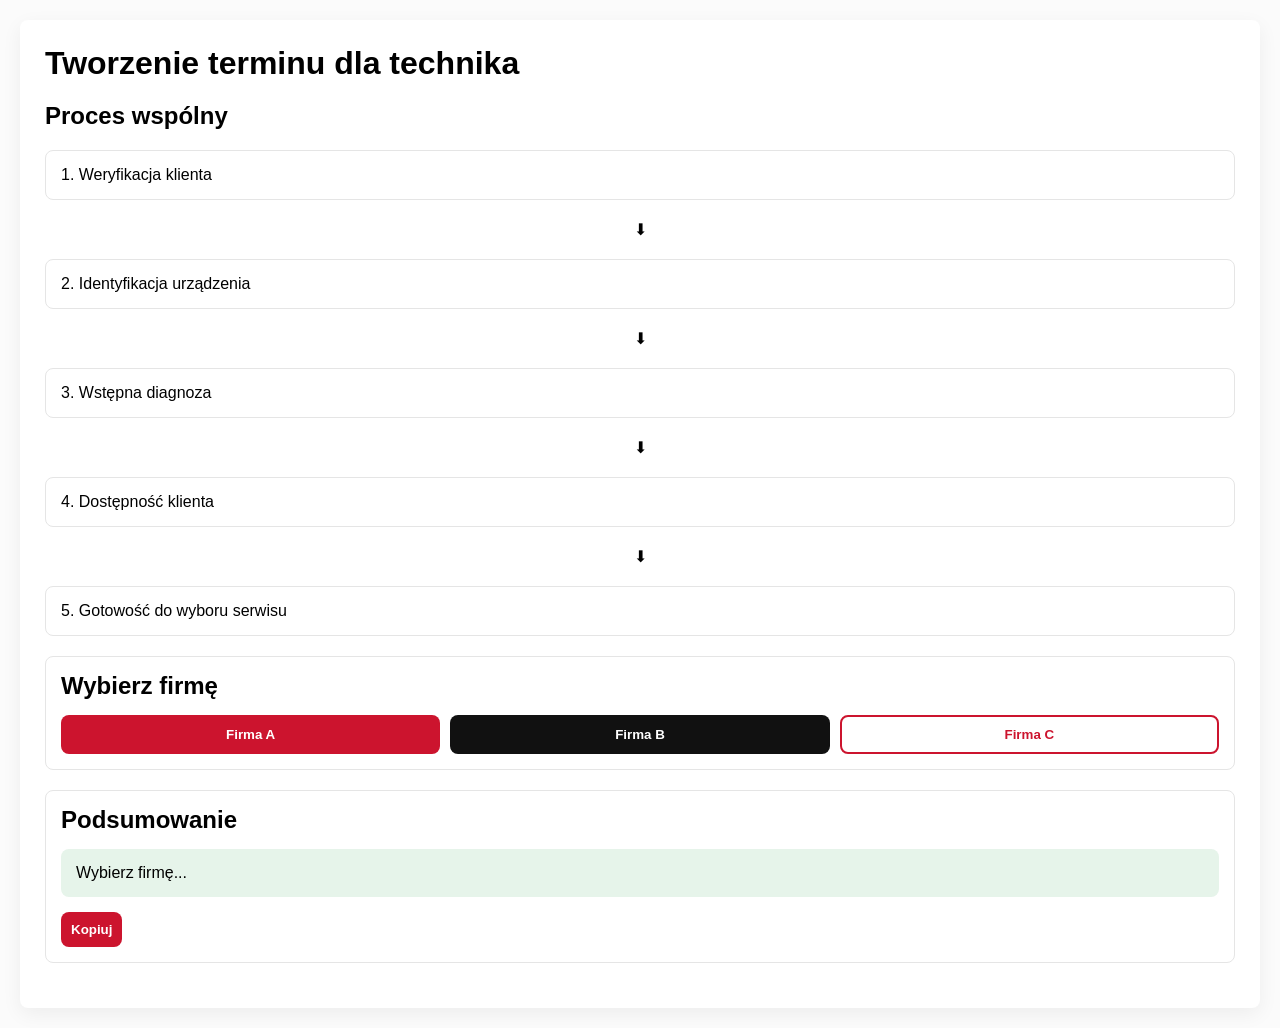
<file: technik.html>
<!DOCTYPE html>
<html lang="pl">
<head>
<meta charset="UTF-8">
<title>AEG – Termin technika</title>

<style>

/* ===== VARIABLES ===== */
:root {
  --color-black: #000000;
  --color-dark: #111111;
  --color-light: #fbfbfb;

  --color-primary: #cc142e;
  --color-primary-hover: #d21d35;

  --color-border: #e5e5e5;
  --color-muted: #777777;

  --radius: 8px;
  --transition: 0.25s ease-in-out;

  --font-main: "Segoe UI", Arial, sans-serif;
}

/* ===== RESET ===== */
* {
  margin: 0;
  padding: 0;
  box-sizing: border-box;
}

body {
  background: var(--color-light);
  font-family: var(--font-main);
}

/* ===== MAIN ===== */
.main {
  padding: 20px;
}

/* ===== WRAPPER 1400px ===== */
.container-wide {
  max-width: 1400px;
  margin: 0 auto;
  padding: 25px;
  background: #fff;
  border-radius: var(--radius);
  box-shadow: 0 6px 20px rgba(0,0,0,0.06);
}

/* ===== CARDS ===== */
.container-card {
  background: #fff;
  border: 1px solid var(--color-border);
  border-radius: var(--radius);
  padding: 15px;
}

/* ===== TYPO ===== */
h1 {
  margin-bottom: 20px;
}

h2 {
  margin-bottom: 15px;
}

/* ===== BUTTONS ===== */
.btn {
  padding: 10px;
  border: none;
  cursor: pointer;
  border-radius: var(--radius);
  font-weight: bold;
}

.btn-primary {
  background: var(--color-primary);
  color: #fff;
}

.btn-secondary {
  background: #111;
  color: #fff;
}

.btn-outline {
  border: 2px solid var(--color-primary);
  color: var(--color-primary);
  background: transparent;
}

/* ===== GRID ===== */
.grid {
  display: grid;
  gap: 10px;
}

.grid-3 {
  grid-template-columns: repeat(3, 1fr);
}

/* ===== UTIL ===== */
.text-center {
  text-align: center;
}

.mb-20 {
  margin-bottom: 20px;
}

.hidden {
  display: none;
}

/* ===== ALERT ===== */
.alert {
  padding: 15px;
  border-radius: var(--radius);
  background: #e6f4ea;
}

/* ===== AUTO SPACING ===== */
.container-wide > * {
  margin-bottom: 20px;
}

</style>
</head>

<body>

<div class="main">
  <div class="container-wide">

    <h1>Tworzenie terminu dla technika</h1>

    <!-- ================= CZĘŚĆ 1 ================= -->
    <h2>Proces wspólny</h2>

    <div class="container-card">1. Weryfikacja klienta</div>
    <div class="text-center">⬇</div>

    <div class="container-card">2. Identyfikacja urządzenia</div>
    <div class="text-center">⬇</div>

    <div class="container-card">3. Wstępna diagnoza</div>
    <div class="text-center">⬇</div>

    <div class="container-card">4. Dostępność klienta</div>
    <div class="text-center">⬇</div>

    <div class="container-card">5. Gotowość do wyboru serwisu</div>


    <!-- ================= WYBÓR ================= -->
    <div class="container-card">
      <h2>Wybierz firmę</h2>

      <div class="grid grid-3">
        <button class="btn btn-primary" onclick="showFlow('a')">Firma A</button>
        <button class="btn btn-secondary" onclick="showFlow('b')">Firma B</button>
        <button class="btn btn-outline" onclick="showFlow('c')">Firma C</button>
      </div>
    </div>


    <!-- ================= FIRMA A ================= -->
    <div id="a" class="hidden">
      <div class="container-card">Zgłoszenie w systemie</div>
      <div class="text-center">⬇</div>

      <div class="container-card">Automatyczne przypisanie</div>
      <div class="text-center">⬇</div>

      <div class="container-card">SMS do klienta</div>
      <div class="text-center">⬇</div>

      <div class="container-card">Wizyta zaplanowana</div>
    </div>

    <!-- ================= FIRMA B ================= -->
    <div id="b" class="hidden">
      <div class="container-card">Manualne zgłoszenie</div>
      <div class="text-center">⬇</div>

      <div class="container-card">Telefon technika</div>
      <div class="text-center">⬇</div>

      <div class="container-card">Ustalenie terminu</div>
      <div class="text-center">⬇</div>

      <div class="container-card">Oczekiwanie na wizytę</div>
    </div>

    <!-- ================= FIRMA C ================= -->
    <div id="c" class="hidden">
      <div class="container-card">Sprawdzenie części</div>
      <div class="text-center">⬇</div>

      <div class="container-card">Zamówienie</div>
      <div class="text-center">⬇</div>

      <div class="container-card">Kontakt po dostawie</div>
      <div class="text-center">⬇</div>

      <div class="container-card">Termin po dostawie</div>
    </div>


    <!-- ================= WYNIK ================= -->
    <div class="container-card">
      <h2>Podsumowanie</h2>

      <div id="resultBox" class="alert">
        Wybierz firmę...
      </div>

      <div style="margin-top:15px;">
        <button class="btn btn-primary" onclick="copyText()">
          Kopiuj
        </button>
      </div>
    </div>

  </div>
</div>

<script>

let text = "";

function showFlow(type) {

  document.getElementById("a").classList.add("hidden");
  document.getElementById("b").classList.add("hidden");
  document.getElementById("c").classList.add("hidden");

  document.getElementById(type).classList.remove("hidden");

  if (type === "a") {
    text = "Firma A – wizyta zaplanowana automatycznie.";
  }

  if (type === "b") {
    text = "Firma B – technik skontaktuje się telefonicznie.";
  }

  if (type === "c") {
    text = "Firma C – termin po dostępności części.";
  }

  document.getElementById("resultBox").innerText = text;
}

function copyText() {
  if (!text) return;
  navigator.clipboard.writeText(text);
}

</script>

</body>
</html>
</file>
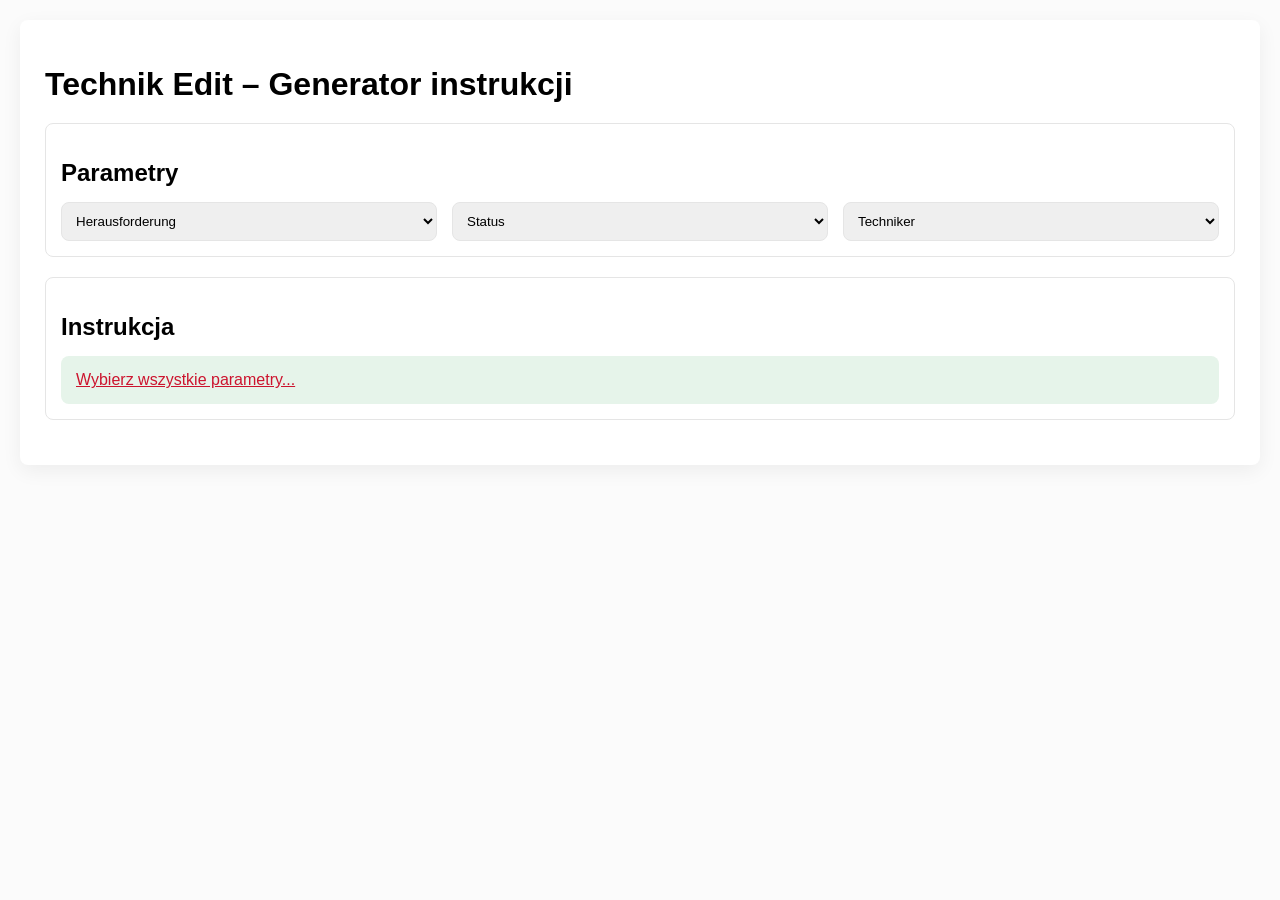
<file: technikeredit.html>
<!DOCTYPE html>
<html lang="pl">
<head>
<meta charset="UTF-8">
<title>Technik Edit</title>

<style>

/* ===== BASE (Twój styl uproszczony) ===== */
:root {
  --color-primary: #cc142e;
  --color-primary-hover: #d21d35;
  --color-border: #e5e5e5;
  --radius: 8px;
  --transition: 0.25s ease-in-out;
  --color-light: #fbfbfb;
}

* {
  box-sizing: border-box;
}

body {
  margin: 0;
  font-family: Arial;
  background: var(--color-light);
}

.main {
  padding: 20px;
}

.container-wide {
  max-width: 1400px;
  margin: 0 auto;
  padding: 25px;
  background: #fff;
  border-radius: var(--radius);
  box-shadow: 0 6px 20px rgba(0,0,0,0.06);
}

.container-card {
  border: 1px solid var(--color-border);
  border-radius: var(--radius);
  padding: 15px;
  margin-bottom: 20px;
}

/* ===== GRID ===== */
.grid {
  display: grid;
  gap: 15px;
}

.grid-3 {
  grid-template-columns: repeat(3, 1fr);
}

/* ===== INPUT ===== */
select {
  padding: 10px;
  border-radius: var(--radius);
  border: 1px solid var(--color-border);
}

/* ===== LINK COPY ===== */
.copy-link {
  color: var(--color-primary);
  cursor: pointer;
  text-decoration: underline;
}

.copy-link:hover {
  color: var(--color-primary-hover);
}

/* ===== ALERT ===== */
.alert {
  padding: 15px;
  border-radius: var(--radius);
  background: #e6f4ea;
}

/* ===== TYPO ===== */
h1 { margin-bottom: 20px; }
h2 { margin-bottom: 15px; }

</style>
</head>

<body>

<div class="main">
  <div class="container-wide">

    <h1>Technik Edit – Generator instrukcji</h1>

    <!-- ================= WYBÓR ================= -->
    <div class="container-card">

      <h2>Parametry</h2>

      <div class="grid grid-3">

        <select id="herausforderung" onchange="updateInstruction()">
          <option value="">Herausforderung</option>
          <option value="storno">Storno</option>
          <option value="terminverschiebung">Terminverschiebung</option>
          <option value="doppelauftrag">Doppelauftrag</option>
          <option value="techniker_nicht_da">Techniker nicht da</option>
        </select>

        <select id="status" onchange="updateInstruction()">
          <option value="">Status</option>
          <option value="offen">Offen</option>
          <option value="angenommen">Angenommen</option>
          <option value="teile">Teile bestellt</option>
        </select>

        <select id="techniker" onchange="updateInstruction()">
          <option value="">Techniker</option>
          <option value="wkd">WKd</option>
          <option value="p1">P1 (operatec)</option>
          <option value="sp">SP</option>
        </select>

      </div>

    </div>

    <!-- ================= WYNIK ================= -->
    <div class="container-card">

      <h2>Instrukcja</h2>

      <div id="instructionBox" class="alert">
        <span class="copy-link" onclick="copyInline(this)">
          Wybierz wszystkie parametry...
        </span>
      </div>

    </div>

  </div>
</div>

<script>

/* ===== DRZEWKO ===== */
const rules = {

  storno: {
    offen: {
      wkd: "Anuluj zgłoszenie w systemie WKd.",
      p1: "Przekaż anulację do P1 (operatec).",
      sp: "Skontaktuj się z SP w celu anulacji."
    },
    angenommen: {
      wkd: "Skontaktuj się z technikiem WKd i anuluj wizytę.",
      p1: "Anuluj zgłoszenie w P1 i potwierdź.",
      sp: "Potwierdź anulację z SP."
    },
    teile: {
      wkd: "Anuluj zamówienie części i zgłoszenie.",
      p1: "Zatrzymaj części i anuluj wizytę.",
      sp: "Skontaktuj się z SP – anuluj części i wizytę."
    }
  },

  terminverschiebung: {
    offen: {
      wkd: "Zmień termin w systemie WKd.",
      p1: "Przekaż zmianę terminu do P1.",
      sp: "Skontaktuj się z SP w celu zmiany."
    },
    angenommen: {
      wkd: "Ustal nowy termin z technikiem.",
      p1: "Poproś P1 o zmianę terminu.",
      sp: "Technik SP oddzwoni do klienta."
    },
    teile: {
      wkd: "Termin po dostawie części.",
      p1: "Zmień termin po dostępności części.",
      sp: "SP ustali termin po dostawie."
    }
  },

  doppelauftrag: {
    offen: {
      wkd: "Usuń duplikat zgłoszenia.",
      p1: "Zamknij jeden z duplikatów.",
      sp: "Zweryfikuj i usuń duplikat w SP."
    },
    angenommen: {
      wkd: "Pozostaw jedno aktywne zgłoszenie.",
      p1: "Zamknij zbędne zgłoszenie.",
      sp: "Potwierdź z SP właściwe zgłoszenie."
    },
    teile: {
      wkd: "Anuluj części dla duplikatu.",
      p1: "Zatrzymaj zamówienie części.",
      sp: "Zweryfikuj części w SP."
    }
  },

  techniker_nicht_da: {
    offen: {
      wkd: "Sprawdź status wizyty.",
      p1: "Zweryfikuj zgłoszenie w P1.",
      sp: "Skontaktuj się z SP."
    },
    angenommen: {
      wkd: "Skontaktuj się z technikiem.",
      p1: "Poproś o wyjaśnienie sytuacji.",
      sp: "SP sprawdzi status wizyty."
    },
    teile: {
      wkd: "Sprawdź dostępność części.",
      p1: "Zweryfikuj status części.",
      sp: "SP potwierdzi dostawę części."
    }
  }

};

/* ===== UPDATE ===== */
function updateInstruction() {

  const h = document.getElementById("herausforderung").value;
  const s = document.getElementById("status").value;
  const t = document.getElementById("techniker").value;

  let text = "Wybierz wszystkie parametry...";

  if (h && s && t) {
    text = rules[h]?.[s]?.[t] || "Brak instrukcji.";
  }

  document.getElementById("instructionBox").innerHTML =
    `<span class="copy-link" onclick="copyInline(this)">${text}</span>`;
}

/* ===== COPY ===== */
function copyInline(el) {
  const text = el.innerText;

  navigator.clipboard.writeText(text);

  const original = el.innerText;
  el.innerText = "Skopiowano ✓";

  setTimeout(() => {
    el.innerText = original;
  }, 1500);
}

</script>

</body>
</html>
</file>
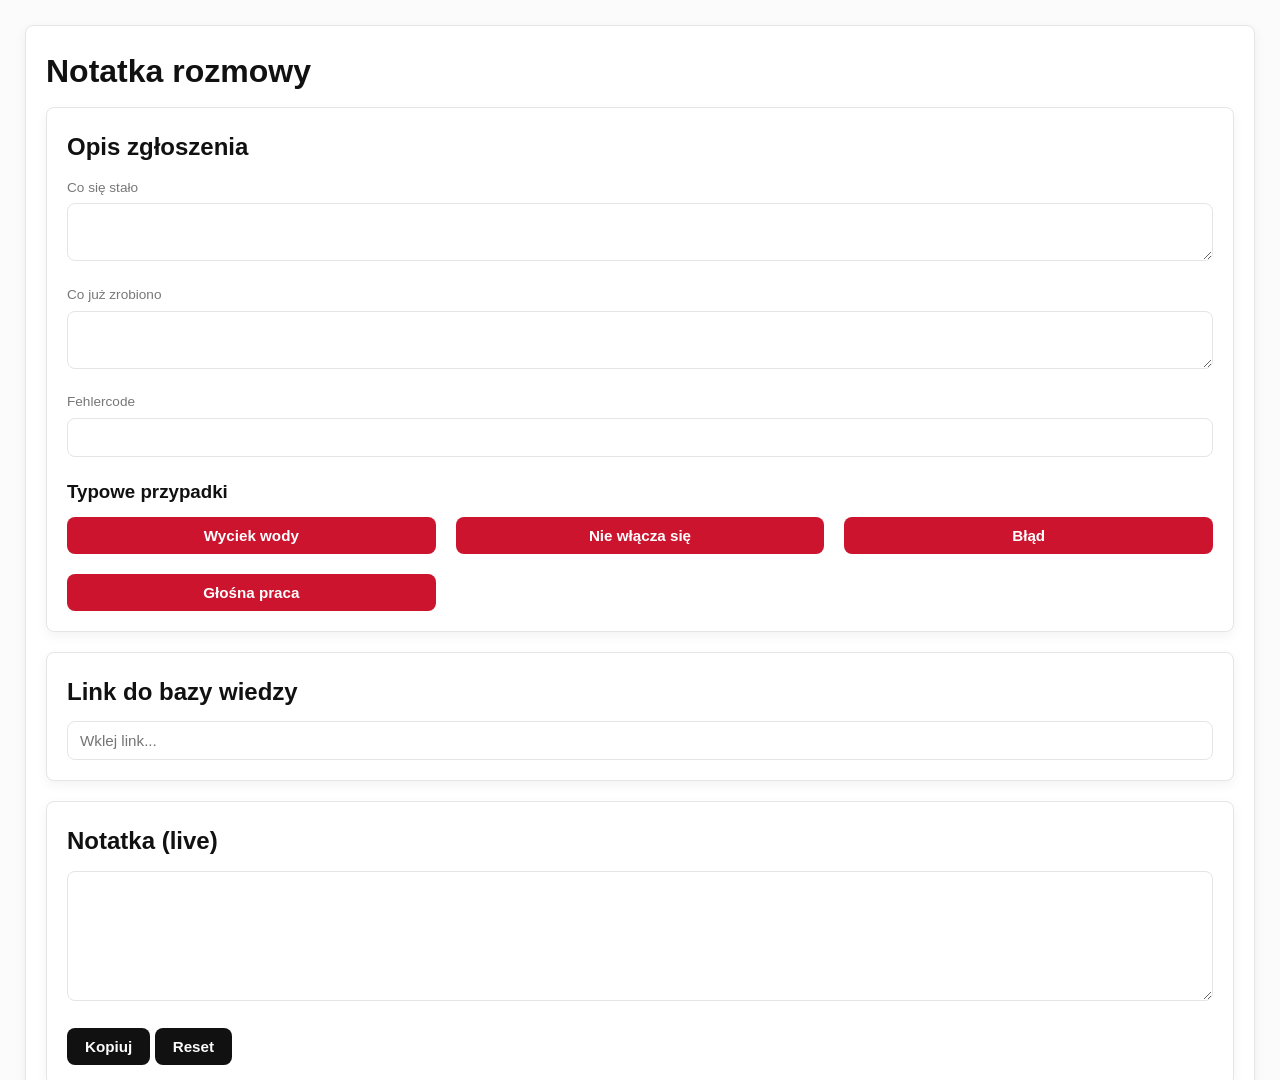
<file: ticket.html>
<!DOCTYPE html>
<html lang="pl">
<head>
<meta charset="UTF-8">
<title>Notatka rozmowy</title>
<link rel="stylesheet" href="aeg-theme.css">

<style>
/* Toggle buttons */
.toggle-btn.active {
  background: #ffffff !important;
  color: #000000 !important;
  border: 2px solid #000;
}
</style>

</head>
<body>

<div class="app">
  <div class="layout" style="grid-template-columns: 1fr;">
    <div class="main">

      <div class="container-card">

        <h1>Notatka rozmowy</h1>

        <!-- ================= OPIS ================= -->
        <div class="container-card mb-20">
          <h2>Opis zgłoszenia</h2>

          <div class="input-group">
            <label>Co się stało</label>
            <textarea id="problem" oninput="updateNote()"></textarea>
          </div>

          <div class="input-group">
            <label>Co już zrobiono</label>
            <textarea id="done" oninput="updateNote()"></textarea>
          </div>

          <div class="input-group">
            <label>Fehlercode</label>
            <input type="text" id="error" oninput="updateNote()">
          </div>

          <!-- ===== TOGGLE BUTTONY ===== -->
          <div class="mt-20">
            <h3>Typowe przypadki</h3>

            <div class="grid grid-3">

              <button class="btn btn-primary toggle-btn" data-value="Woda wycieka spod pralki" onclick="toggleOption(this)">
                Wyciek wody
              </button>

              <button class="btn btn-primary toggle-btn" data-value="Urządzenie nie włącza się" onclick="toggleOption(this)">
                Nie włącza się
              </button>

              <button class="btn btn-primary toggle-btn" data-value="Błąd na wyświetlaczu" onclick="toggleOption(this)">
                Błąd
              </button>

              <button class="btn btn-primary toggle-btn" data-value="Głośna praca urządzenia" onclick="toggleOption(this)">
                Głośna praca
              </button>

            </div>
          </div>

        </div>

        <!-- ================= LINK ================= -->
        <div class="container-card mb-20">
          <h2>Link do bazy wiedzy</h2>
          <input type="text" id="link" placeholder="Wklej link..." oninput="updateNote()">
        </div>

        <!-- ================= OUTPUT ================= -->
        <div class="container-card mb-20">
          <h2>Notatka (live)</h2>
          <textarea id="finalNote" rows="6"></textarea>

          <button class="btn btn-secondary mt-20" onclick="copyNote()">
            Kopiuj
          </button>

          <button class="btn btn-secondary mt-20" onclick="resetForm()">
            Reset
          </button>
        </div>

      </div>

    </div>
  </div>
</div>

<script>
let selectedOptions = [];

/* ===== TOGGLE ===== */
function toggleOption(btn) {
  const value = btn.getAttribute('data-value');

  if (selectedOptions.includes(value)) {
    selectedOptions = selectedOptions.filter(v => v !== value);
    btn.classList.remove('active');
  } else {
    selectedOptions.push(value);
    btn.classList.add('active');
  }

  updateNote();
}

/* ===== LIVE UPDATE ===== */
function updateNote() {
  const problem = document.getElementById('problem').value.trim();
  const done = document.getElementById('done').value.trim();
  const error = document.getElementById('error').value.trim();
  const link = document.getElementById('link').value.trim();

  let parts = [];

  if (problem) parts.push(problem);
  if (done) parts.push(done);
  if (error) parts.push("Fehlercode: " + error);

  selectedOptions.forEach(opt => parts.push(opt));

  let finalParts = [];

  if (parts.length > 0) {
    finalParts.push(parts.join('; '));
  }

  if (link) {
    finalParts.push(link);
  }

  finalParts.push('poinformowany o bda');

  document.getElementById('finalNote').value = finalParts.join(' *** ');
}

/* ===== COPY ===== */
function copyNote() {
  const textarea = document.getElementById('finalNote');
  textarea.select();
  document.execCommand('copy');
}

/* ===== RESET ===== */
function resetForm() {
  document.getElementById('problem').value = '';
  document.getElementById('done').value = '';
  document.getElementById('error').value = '';
  document.getElementById('link').value = '';
  document.getElementById('finalNote').value = '';

  selectedOptions = [];

  document.querySelectorAll('.toggle-btn').forEach(btn => {
    btn.classList.remove('active');
  });
}
</script>

</body>
</html>
</file>
<file: aeg-theme.css>
/* =========================
   AEG THEME - COMPLETE CSS
   Desktop Only
   ========================= */

/* ===== VARIABLES ===== */
:root {
  --color-black: #000000;
  --color-dark: #111111;
  --color-light: #fbfbfb;

  --color-primary: #cc142e;
  --color-primary-hover: #d21d35;
  --color-accent: #911729;

  --color-border: #e5e5e5;
  --color-muted: #777777;

  --radius: 8px;
  --transition: 0.25s ease-in-out;

  --font-main: "Segoe UI", "Helvetica Neue", Arial, sans-serif;
  --font-alt: "Roboto", sans-serif;
}

/* ===== RESET ===== */
* {
  margin: 0;
  padding: 0;
  box-sizing: border-box;
}

html {
  font-size: 16px;
  scroll-behavior: smooth;
}

body {
  font-family: var(--font-main);
  background-color: var(--color-light);
  color: var(--color-dark);
  line-height: 1.6;
}

/* ===== MEDIA ===== */
img {
  max-width: 100%;
  display: block;
}

button {
  font-family: inherit;
}

/* ===== MAIN APP LAYOUT ===== */
.app {
  width: 100%;
  height: 1080px;
  margin: 0 auto;
  overflow: hidden;
  background: var(--color-light);
}

.layout {
  display: grid;
  grid-template-columns: 250px 1fr;
  height: 100%;
}

/* ===== SIDEBAR ===== */
.sidebar {
  background: var(--color-black);
  color: var(--color-light);
  padding: 20px;
}

.sidebar a {
  display: block;
  padding: 10px 12px;
  margin-bottom: 5px;
  border-radius: var(--radius);
  color: var(--color-light);
  text-decoration: none;
  transition: var(--transition);
}

.sidebar a:hover {
  background: var(--color-light);
}

/* ===== MAIN CONTENT ===== */
.main {
  padding: 25px;
  overflow-y: auto;
}

/* ===== CONTAINERS ===== */
.container {
  max-width: 1200px;
}

.container-card {
  background-color: #ffffff;
  border: 1px solid var(--color-border);
  border-radius: var(--radius);
  padding: 20px;
  box-shadow: 0 4px 12px rgba(0,0,0,0.05);
}

.container-dark {
  background-color: var(--color-dark);
  color: var(--color-light);
  border-radius: var(--radius);
  padding: 20px;
}

/* ===== TYPOGRAPHY ===== */
h1, h2, h3, h4 {
  font-family: var(--font-alt);
  margin-bottom: 10px;
}

h1 { font-size: 2rem; }
h2 { font-size: 1.5rem; }

/* ===== LINKS ===== */
a {
  color: var(--color-primary);
  text-decoration: none;
  transition: var(--transition);
}

a:hover {
  color: var(--color-primary-hover);
}

/* ===== BUTTONS ===== */
.btn {
  display: inline-block;
  padding: 10px 18px;
  border-radius: var(--radius);
  border: none;
  cursor: pointer;
  font-size: 0.95rem;
  font-weight: 600;
  transition: var(--transition);
}

.btn-primary {
  background: var(--color-primary);
  color: #ffffff;
}

.btn-primary:hover {
  background: var(--color-primary-hover);
}

.btn-secondary {
  background: var(--color-dark);
  color: var(--color-light);
}

.btn-secondary:hover {
  background: #222222;
}

.btn-outline {
  background: transparent;
  border: 2px solid var(--color-primary);
  color: var(--color-primary);
}

.btn-outline:hover {
  background: var(--color-primary);
  color: #ffffff;
}

/* ===== INPUTS ===== */
.input-group {
  margin-bottom: 15px;
}

label {
  display: block;
  font-size: 0.85rem;
  margin-bottom: 5px;
  color: var(--color-muted);
}

input,
textarea,
select {
  width: 100%;
  padding: 10px 12px;
  border-radius: var(--radius);
  border: 1px solid var(--color-border);
  font-size: 0.95rem;
  background: #ffffff;
  transition: var(--transition);
}

input:focus,
textarea:focus,
select:focus {
  outline: 2px solid var(--color-primary);
  outline-offset: 2px;
  border-color: var(--color-primary);
}

/* ===== TABLE ===== */
.table {
  width: 100%;
  border-collapse: collapse;
  margin-top: 15px;
}

.table th,
.table td {
  padding: 10px;
  border-bottom: 1px solid var(--color-border);
  text-align: left;
}

.table th {
  background: var(--color-dark);
  color: var(--color-light);
}

/* ===== ALERTS ===== */
.alert {
  padding: 12px 15px;
  border-radius: var(--radius);
  margin-bottom: 15px;
  font-size: 0.9rem;
}

.alert-success {
  background: #e6f4ea;
  color: #2e7d32;
}

.alert-error {
  background: #fdecea;
  color: #c62828;
}

/* ===== MODAL ===== */
.modal {
  position: fixed;
  top: 0;
  left: 0;
  width: 100%;
  height: 100%;
  background: rgba(0,0,0,0.6);
  display: flex;
  align-items: center;
  justify-content: center;
}

.modal-content {
  background: #ffffff;
  padding: 25px;
  border-radius: var(--radius);
  max-width: 500px;
  width: 100%;
}

/* ===== LOADER ===== */
.loader {
  border: 4px solid #eee;
  border-top: 4px solid var(--color-primary);
  border-radius: 50%;
  width: 30px;
  height: 30px;
  animation: spin 0.8s linear infinite;
}

@keyframes spin {
  to {
    transform: rotate(360deg);
  }
}

/* ===== GRID ===== */
.grid {
  display: grid;
  gap: 20px;
}

.grid-2 {
  grid-template-columns: repeat(2, 1fr);
}

.grid-3 {
  grid-template-columns: repeat(3, 1fr);
}

/* ===== SMALL UI ===== */
.badge {
  display: inline-block;
  padding: 4px 8px;
  font-size: 0.75rem;
  border-radius: 4px;
  background: var(--color-primary);
  color: #ffffff;
}

.divider {
  height: 1px;
  background: var(--color-border);
  margin: 20px 0;
}

/* ===== UTILITIES ===== */
.text-center {
  text-align: center;
}

.centered {
  margin: 0 auto;
}

.mt-20 {
  margin-top: 20px;
}

.mb-20 {
  margin-bottom: 20px;
}

.hidden {
  display: none;
}

/* ===== INTERACTIONS ===== */
button:focus,
input:focus,
a:focus {
  outline: 2px solid var(--color-primary);
  outline-offset: 2px;
}

button:active {
  transform: scale(0.98);
}

/* ===== FOOTER ===== */
.footer {
  background: var(--color-black);
  color: var(--color-light);
  text-align: center;
  padding: 12px;
  font-size: 0.8rem;
  border-top: 1px solid #222;
  margin-top: 20px;
}
</file>
